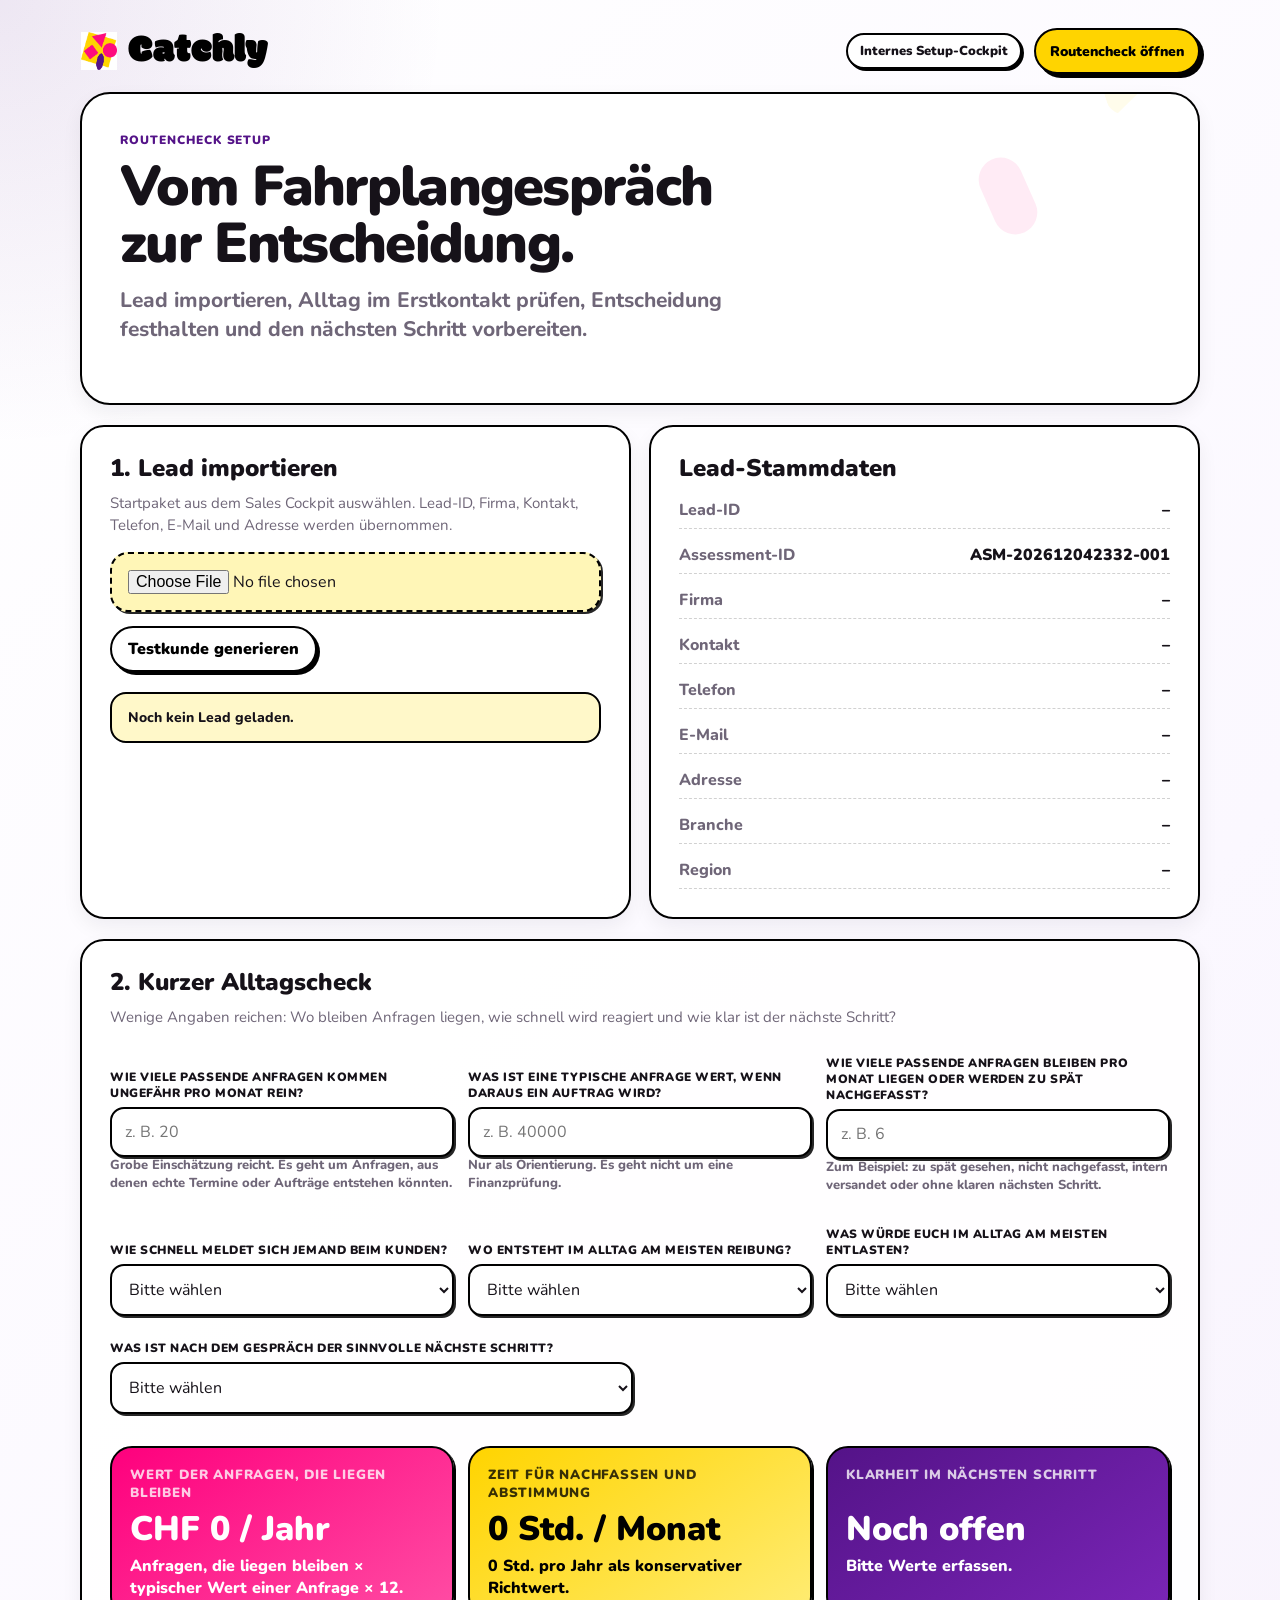
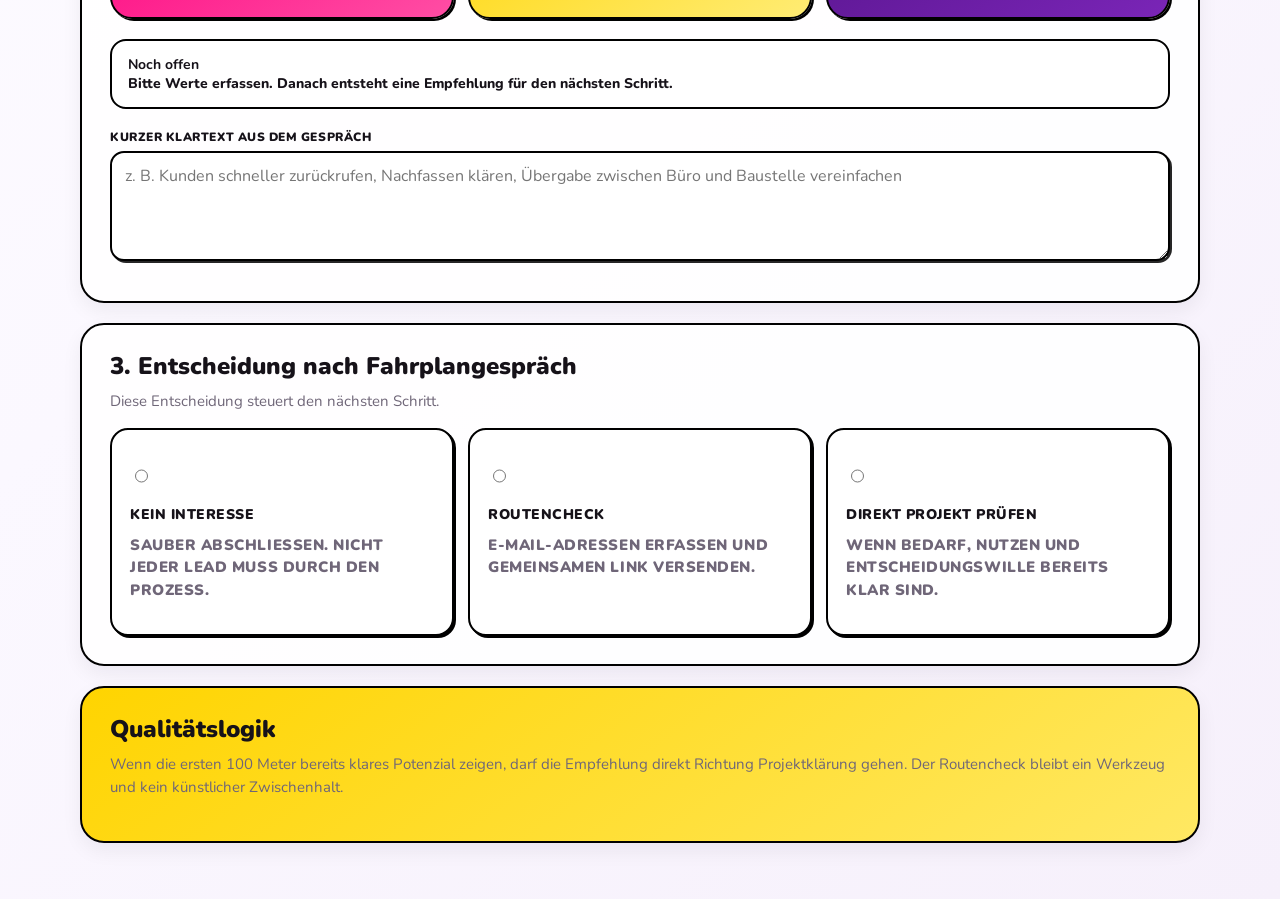
<file: index.html>
<!doctype html>
<html lang="de-CH">
<head>
  <meta charset="utf-8">
  <meta name="viewport" content="width=device-width, initial-scale=1">
  <title>Catchly Routencheck Setup</title>
  <link rel="icon" href="assets/favicon.svg" type="image/svg+xml">
  <link rel="stylesheet" href="assets/catchly.css?v=19">
</head>
<body>
  <main class="app-shell">
    <header class="brand-bar">
      <a class="logo-lockup" href="#" aria-label="Catchly">
        <img class="logo-mark" src="assets/logo-mark.png" alt="">
        <span class="logo-word">Catchly</span>
      </a>
      <div class="top-actions">
        <span class="pill">Internes Setup-Cockpit</span>
        <button class="btn primary small" id="openRoutecheckTopBtn" type="button">Routencheck öffnen</button>
      </div>
    </header>

    <section class="hero sprinkles">
      <div class="hero-content">
        <div class="kicker">Routencheck Setup</div>
        <h1 class="display-title">Vom Fahrplangespräch zur Entscheidung.</h1>
        <p class="subtitle">Lead importieren, Alltag im Erstkontakt prüfen, Entscheidung festhalten und den nächsten Schritt vorbereiten.</p>
      </div>
    </section>

    <section class="section grid two">
      <div class="card">
        <h2 class="section-title">1. Lead importieren</h2>
        <p class="copy">Startpaket aus dem Sales Cockpit auswählen. Lead-ID, Firma, Kontakt, Telefon, E-Mail und Adresse werden übernommen.</p>
        <input class="file-input" id="jsonInput" type="file" accept="application/json,.json">
        <div class="btn-row" style="margin-top:14px;">
          <button class="btn ghost" id="setupTestCustomerBtn" type="button">Testkunde generieren</button>
        </div>
        <div class="notice section" id="importStatus">Noch kein Lead geladen.</div>
      </div>

      <div class="card indigo">
        <h2 class="section-title">Lead-Stammdaten</h2>
        <div class="meta-list" id="leadMeta">
          <div class="meta-item"><span>Lead-ID</span><span>–</span></div>
          <div class="meta-item"><span>Firma</span><span>–</span></div>
          <div class="meta-item"><span>Kontakt</span><span>–</span></div>
          <div class="meta-item"><span>Telefon</span><span>–</span></div>
          <div class="meta-item"><span>Adresse</span><span>–</span></div>
        </div>
      </div>
    </section>

    <section class="section card">
      <div class="section-head">
        <div>
          <h2 class="section-title">2. Kurzer Alltagscheck</h2>
          <p class="copy">Wenige Angaben reichen: Wo bleiben Anfragen liegen, wie schnell wird reagiert und wie klar ist der nächste Schritt?</p>
        </div>
      </div>

      <div class="form-row three">
        <div class="field">
          <label for="monthlyRequests">Wie viele passende Anfragen kommen ungefähr pro Monat rein?</label>
          <input id="monthlyRequests" type="number" min="0" step="1" placeholder="z. B. 20">
          <p class="help-text">Grobe Einschätzung reicht. Es geht um Anfragen, aus denen echte Termine oder Aufträge entstehen könnten.</p>
        </div>
        <div class="field">
          <label for="avgOrderValue">Was ist eine typische Anfrage wert, wenn daraus ein Auftrag wird?</label>
          <input id="avgOrderValue" type="number" min="0" step="100" placeholder="z. B. 40000">
          <p class="help-text">Nur als Orientierung. Es geht nicht um eine Finanzprüfung.</p>
        </div>
        <div class="field">
          <label for="notHandledRequests">Wie viele passende Anfragen bleiben pro Monat liegen oder werden zu spät nachgefasst?</label>
          <input id="notHandledRequests" type="number" min="0" step="1" placeholder="z. B. 6">
          <p class="help-text">Zum Beispiel: zu spät gesehen, nicht nachgefasst, intern versandet oder ohne klaren nächsten Schritt.</p>
        </div>
      </div>

      <div class="form-row three">
        <div class="field">
          <label for="reactionTime">Wie schnell meldet sich jemand beim Kunden?</label>
          <select id="reactionTime">
            <option value="">Bitte wählen</option>
              <option value="innerhalb_1_stunde">innerhalb 1 Stunde</option>
              <option value="gleicher_arbeitstag">gleicher Arbeitstag</option>
              <option value="1_2_arbeitstage">1–2 Arbeitstage</option>
              <option value="mehr_als_2_arbeitstage">mehr als 2 Arbeitstage</option>
              <option value="sehr_unterschiedlich">sehr unterschiedlich</option>
              <option value="weiss_nicht">weiss nicht</option>
          </select>
        </div>
        <div class="field">
          <label for="mainBottleneck">Wo entsteht im Alltag am meisten Reibung?</label>
          <select id="mainBottleneck">
            <option value="">Bitte wählen</option>
              <option value="anfrage_wird_zu_spaet_gesehen">Anfrage wird zu spät gesehen</option>
              <option value="zustaendigkeit_unklar">Zuständigkeit unklar</option>
              <option value="infos_fehlen">Infos fehlen</option>
              <option value="nachfassen_fehlt">Nachfassen fehlt</option>
              <option value="zu_viele_kanaele">zu viele Kanäle</option>
              <option value="kunde_nicht_qualifiziert">Kunde nicht qualifiziert</option>
              <option value="kein_klares_problem">kein klares Problem</option>
              <option value="weiss_nicht">weiss nicht</option>
          </select>
        </div>
        <div class="field">
          <label for="success90">Was würde euch im Alltag am meisten entlasten?</label>
          <select id="success90">
            <option value="">Bitte wählen</option>
              <option value="schnellere_rueckmeldung">schnellere Rückmeldung</option>
              <option value="bessere_uebersicht">bessere Übersicht</option>
              <option value="weniger_suchzeit">weniger Suchzeit</option>
              <option value="bessere_anfragen">bessere Anfragen</option>
              <option value="klareres_nachfassen">klareres Nachfassen</option>
              <option value="mehr_passende_termine">mehr passende Termine</option>
              <option value="weniger_stress_im_buero">weniger Stress im Büro</option>
          </select>
        </div>
      </div>

      <div class="form-row">
        <div class="field">
          <label for="suggestedNextStep">Was ist nach dem Gespräch der sinnvolle nächste Schritt?</label>
          <select id="suggestedNextStep">
            <option value="">Bitte wählen</option>
              <option value="direkt_projekt">Direkt Projekt prüfen</option>
              <option value="assessment">Routencheck anbieten</option>
              <option value="spaeter_nachfassen">Später nachfassen</option>
              <option value="kein_interesse">Kein Fit</option>
              <option value="noch_offen">Noch offen</option>
          </select>
        </div>
      </div>

      <div class="impact-grid section">
        <div class="impact-card pink">
          <small>Wert der Anfragen, die liegen bleiben</small>
          <strong id="riskRevenue">CHF 0 / Jahr</strong>
          <span id="riskRevenueDetail">Noch keine Berechnung.</span>
        </div>
        <div class="impact-card gold">
          <small>Zeit für Nachfassen und Abstimmung</small>
          <strong id="timeLossMonth">0 Std. / Monat</strong>
          <span id="timeLossDetail">Konservativer Richtwert für Rückfragen, Nachfassen und interne Abstimmung.</span>
        </div>
        <div class="impact-card indigo">
          <small>Klarheit im nächsten Schritt</small>
          <strong id="planningLever">Noch offen</strong>
          <span id="planningReason">Bitte Werte erfassen.</span>
        </div>
      </div>

      <div class="notice quiet section">
        <strong id="fitRecommendation">Noch offen</strong><br>
        <span id="fitReason">Bitte Werte erfassen. Danach entsteht eine Empfehlung für den nächsten Schritt.</span>
      </div>

      <div class="field section">
        <label for="notes">Kurzer Klartext aus dem Gespräch</label>
        <textarea id="notes" placeholder="z. B. Kunden schneller zurückrufen, Nachfassen klären, Übergabe zwischen Büro und Baustelle vereinfachen"></textarea>
      </div>
    </section>

    <section class="section card">
      <h2 class="section-title">3. Entscheidung nach Fahrplangespräch</h2>
      <p class="copy">Diese Entscheidung steuert den nächsten Schritt.</p>
      <div class="decision-grid">
        <label class="decision-card">
          <input type="radio" name="decision" value="kein_interesse">
          <h3>Kein Interesse</h3>
          <p class="copy">Sauber abschliessen. Nicht jeder Lead muss durch den Prozess.</p>
        </label>
        <label class="decision-card">
          <input type="radio" name="decision" value="assessment">
          <h3>Routencheck</h3>
          <p class="copy">E-Mail-Adressen erfassen und gemeinsamen Link versenden.</p>
        </label>
        <label class="decision-card">
          <input type="radio" name="decision" value="direkt_projekt">
          <h3>Direkt Projekt prüfen</h3>
          <p class="copy">Wenn Bedarf, Nutzen und Entscheidungswille bereits klar sind.</p>
        </label>
      </div>
    </section>

    <section class="section card hidden" id="assessmentSetup">
      <div class="section-head">
        <div>
          <h2 class="section-title">4. Routencheck vorbereiten</h2>
        </div>
        <span class="pill">ein Link</span>
      </div>

      <div class="field">
        <label for="participantEmails">Teilnehmer-E-Mail-Adressen</label>
        <textarea id="participantEmails" placeholder="robert@firma.ch&#10;anna@firma.ch&#10;marco@firma.ch"></textarea>
      </div>

      <details class="advanced-settings">
        <summary>Routencheck-Link ändern</summary>
        <div class="field compact-field">
          <label for="baseUrl">Routencheck-Link</label>
          <input id="baseUrl" placeholder="https://aiwieevecatchly.github.io/catchly-assessment/assessment.html">
        </div>
      </details>

      <input id="mailSubject" type="hidden" value="Catchly Routencheck: kurze Einschätzung zum Erstkontakt">
      <span id="assessmentLink" class="hidden">Noch nicht gesetzt.</span>
      <textarea id="mailText" class="hidden" readonly></textarea>

      <div class="btn-row single-action">
        <button class="btn pink" id="openMailBtn" type="button">Einladung per E-Mail öffnen</button>
      </div>
    </section>

    <section class="section card hidden" id="appointmentSetup">
      <div class="section-head">
        <div>
          <h2 class="section-title">5. Termin vorbereiten</h2>
        </div>
        <span class="pill">Termin</span>
      </div>

      <div class="form-row three equal-fields">
        <div class="field">
          <label for="meetingDate">Datum</label>
          <input id="meetingDate" type="date">
        </div>
        <div class="field">
          <label for="meetingTime">Uhrzeit</label>
          <input id="meetingTime" type="time" value="09:00">
        </div>
        <div class="field">
          <label for="meetingDuration">Dauer Minuten</label>
          <input id="meetingDuration" type="number" min="15" step="15" value="45">
        </div>
      </div>

      <div class="form-row equal-fields">
        <div class="field">
          <label for="meetingTitle">Terminname</label>
          <input id="meetingTitle" value="Catchly Routencheck Auswertung">
        </div>
        <div class="field">
          <label for="meetingLink">Videolink optional</label>
          <input id="meetingLink" placeholder="Zoom-/Teams-Link einfügen">
        </div>
      </div>

      <textarea id="appointmentText" class="hidden" readonly></textarea>

      <div class="btn-row single-action">
        <button class="btn pink" id="openAppointmentMailBtn" type="button">Terminmail per E-Mail öffnen</button>
      </div>
    </section>

    <section class="section card gold" id="directProjectBox">
      <h2 class="section-title">Qualitätslogik</h2>
      <p class="copy">Wenn die ersten 100 Meter bereits klares Potenzial zeigen, darf die Empfehlung direkt Richtung Projektklärung gehen. Der Routencheck bleibt ein Werkzeug und kein künstlicher Zwischenhalt.</p>
    </section>
  </main>
  <script src="assets/cockpit.js?v=19"></script>
</body>
</html>
</file>
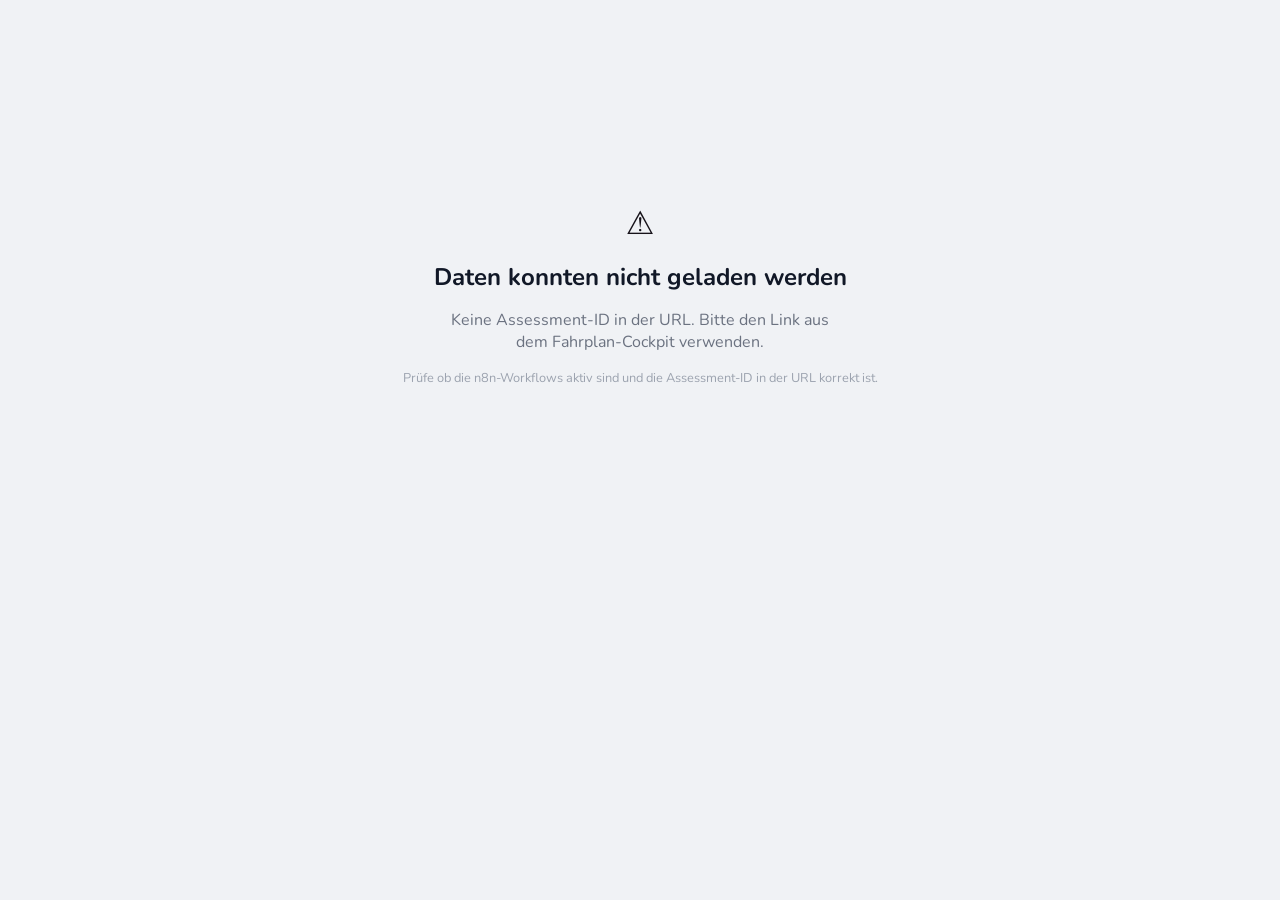
<file: assessment-report.html>
<!doctype html>
<html lang="de-CH">
<head>
  <meta charset="utf-8">
  <meta name="viewport" content="width=device-width, initial-scale=1">
  <title>Catchly – Ihr Digitalisierungs-Check</title>
  <link rel="icon" href="assets/favicon.svg" type="image/svg+xml">
  <link rel="stylesheet" href="assets/catchly.css?v=19">
  <style>
    :root {
      --rp:  #e8306a;
      --ri:  #4f46e5;
      --rg:  #059669;
      --ry:  #d97706;
      --rb:  #2563eb;
      --rdk: #111827;
      --rmd: #6b7280;
      --rlt: #f9fafb;
      --rbr: #e5e7eb;
    }
    body { background:#f0f2f5; }

    /* Loading / Error */
    .report-loading,.report-error{display:flex;flex-direction:column;align-items:center;justify-content:center;min-height:60vh;gap:16px;text-align:center;}
    .spinner{width:40px;height:40px;border:4px solid var(--rbr);border-top-color:var(--ri);border-radius:50%;animation:spin .8s linear infinite;}
    @keyframes spin{to{transform:rotate(360deg);}}

    /* ── Cover ────────────────────────────────────────── */
    .cover {
      background:linear-gradient(135deg,#0f0c29 0%,#1e1b4b 40%,#312e81 70%,#4338ca 100%);
      color:#fff; border-radius:16px; padding:52px 48px 44px;
      margin-bottom:18px; position:relative; overflow:hidden;
    }
    .cover::before {
      content:''; position:absolute; top:-80px; right:-80px;
      width:360px; height:360px; border-radius:50%;
      background:rgba(255,255,255,.04); pointer-events:none;
    }
    .cover::after {
      content:''; position:absolute; bottom:-60px; left:-40px;
      width:240px; height:240px; border-radius:50%;
      background:rgba(232,48,106,.1); pointer-events:none;
    }
    .cover-eyebrow { font-size:.68rem; letter-spacing:.18em; text-transform:uppercase; opacity:.55; margin-bottom:10px; }
    .cover-company { font-size:2.3rem; font-weight:800; line-height:1.15; margin:0 0 6px; }
    .cover-tagline { font-size:.9rem; opacity:.7; margin:0 0 32px; }

    .cover-alert {
      background:rgba(220,38,38,.2); border:1px solid rgba(252,165,165,.4);
      border-radius:12px; padding:20px 24px; margin-bottom:28px;
      position:relative; z-index:1;
    }
    .cover-alert-label { font-size:.65rem; letter-spacing:.14em; text-transform:uppercase; color:rgba(255,255,255,.55); margin-bottom:4px; }
    .cover-alert-number { font-size:3rem; font-weight:900; color:#fca5a5; line-height:1; }
    .cover-alert-sub { font-size:.8rem; color:rgba(255,255,255,.65); margin-top:5px; }

    .cover-meta { display:flex; gap:28px; flex-wrap:wrap; border-top:1px solid rgba(255,255,255,.14); padding-top:18px; position:relative; z-index:1; }
    .cover-meta-item small { display:block; font-size:.62rem; opacity:.5; text-transform:uppercase; letter-spacing:.1em; }
    .cover-meta-item strong { font-size:.86rem; }

    .status-chip {
      display:inline-flex; align-items:center; gap:6px;
      background:rgba(255,255,255,.1); border:1px solid rgba(255,255,255,.22);
      padding:5px 12px; border-radius:999px; font-size:.73rem;
      margin-bottom:20px; position:relative; z-index:1;
    }
    .dot { width:7px; height:7px; border-radius:50%; background:#34d399; flex-shrink:0; }
    .dot.amber { background:#fbbf24; }

    /* ── Wake-Up Banner ───────────────────────────────── */
    .wakeup {
      background:linear-gradient(135deg,#7f1d1d,#991b1b,#b91c1c);
      color:#fff; border-radius:12px; padding:28px 32px; margin-bottom:18px;
    }
    .wakeup-title { font-size:1.25rem; font-weight:800; margin:0 0 8px; }
    .wakeup-body  { font-size:.87rem; opacity:.85; margin:0; line-height:1.65; }
    .wakeup-numbers { display:flex; gap:14px; flex-wrap:wrap; margin-top:18px; }
    .wakeup-num {
      background:rgba(255,255,255,.12); border-radius:8px; padding:12px 16px;
      min-width:130px;
    }
    .wakeup-num big   { display:block; font-size:1.75rem; font-weight:900; line-height:1; }
    .wakeup-num small { display:block; font-size:.66rem; opacity:.7; text-transform:uppercase; letter-spacing:.06em; margin-top:3px; }

    /* ── Card ─────────────────────────────────────────── */
    .card { background:#fff; border-radius:12px; padding:32px; margin-bottom:18px; }
    .card-title {
      font-size:1.05rem; font-weight:700; color:var(--rdk);
      border-bottom:2px solid var(--rbr);
      padding-bottom:12px; margin:0 0 22px;
      display:flex; align-items:center; gap:10px;
    }

    /* ── KPI Grid ─────────────────────────────────────── */
    .kpi-grid { display:grid; grid-template-columns:repeat(auto-fit,minmax(168px,1fr)); gap:14px; }
    .kpi { border-radius:10px; padding:18px 16px; }
    .kpi small  { display:block; font-size:.66rem; text-transform:uppercase; letter-spacing:.07em; margin-bottom:4px; }
    .kpi strong { display:block; font-size:1.5rem; font-weight:800; line-height:1.1; }
    .kpi span   { display:block; font-size:.73rem; margin-top:3px; }
    .kpi.danger { background:#fef2f2; border:1px solid #fecaca; }
    .kpi.danger small  { color:#b91c1c; }
    .kpi.danger strong { color:#dc2626; }
    .kpi.danger span   { color:#ef4444; }
    .kpi.warn   { background:#fffbeb; border:1px solid #fde68a; }
    .kpi.warn   small  { color:#92400e; }
    .kpi.warn   strong { color:var(--ry); }
    .kpi.warn   span   { color:#b45309; }
    .kpi.ok     { background:#f0fdf4; border:1px solid #bbf7d0; }
    .kpi.ok     small  { color:#065f46; }
    .kpi.ok     strong { color:var(--rg); }
    .kpi.ok     span   { color:#059669; }
    .kpi.info   { background:#eff6ff; border:1px solid #bfdbfe; }
    .kpi.info   small  { color:#1e40af; }
    .kpi.info   strong { color:var(--rb); }
    .kpi.info   span   { color:#2563eb; }

    /* ── EBIT Box ─────────────────────────────────────── */
    .ebit-box {
      background:linear-gradient(135deg,#1e1b4b,#312e81);
      color:#fff; border-radius:10px; padding:24px 28px; margin:16px 0;
    }
    .ebit-box-label  { font-size:.65rem; letter-spacing:.14em; text-transform:uppercase; opacity:.55; margin-bottom:4px; }
    .ebit-box-number { font-size:2.6rem; font-weight:900; line-height:1; }
    .ebit-box-sub    { font-size:.8rem; opacity:.72; margin-top:6px; }
    .ebit-calc { display:flex; gap:10px; flex-wrap:wrap; margin-top:16px; }
    .ebit-calc-item  { background:rgba(255,255,255,.1); border-radius:6px; padding:8px 14px; font-size:.76rem; }
    .ebit-calc-item strong { display:block; font-size:1.1rem; font-weight:800; }

    /* ── Score Bar ────────────────────────────────────── */
    .score-row { margin:12px 0; }
    .score-top { display:flex; justify-content:space-between; font-size:.78rem; color:var(--rmd); margin-bottom:5px; }
    .score-track { height:14px; background:var(--rbr); border-radius:999px; overflow:hidden; }
    .score-fill  { height:100%; border-radius:999px; transition:width .7s ease; }
    .score-fill.low    { background:linear-gradient(90deg,#ef4444,#f87171); }
    .score-fill.medium { background:linear-gradient(90deg,#f59e0b,#fbbf24); }
    .score-fill.good   { background:linear-gradient(90deg,#10b981,#34d399); }
    .score-fill.strong { background:linear-gradient(90deg,#4f46e5,#818cf8); }

    /* ── Process Flow ─────────────────────────────────── */
    .process-flow { display:flex; flex-direction:column; gap:10px; margin:14px 0; }
    .process-step { display:flex; gap:14px; align-items:flex-start; }
    .process-icon {
      width:36px; height:36px; border-radius:50%;
      display:flex; align-items:center; justify-content:center;
      font-size:1rem; flex-shrink:0;
    }
    .process-icon.red   { background:#fee2e2; }
    .process-icon.amber { background:#fef3c7; }
    .process-icon.green { background:#d1fae5; }
    .process-body strong { display:block; font-size:.88rem; font-weight:700; color:var(--rdk); }
    .process-body p      { margin:2px 0 0; font-size:.8rem; color:var(--rmd); line-height:1.45; }

    /* ── MA Bars ──────────────────────────────────────── */
    .ma-q { margin-bottom:20px; }
    .ma-q-label { font-size:.8rem; font-weight:600; color:#374151; margin-bottom:8px; }
    .ma-bar { margin-bottom:7px; }
    .ma-bar-top { display:flex; justify-content:space-between; font-size:.74rem; color:var(--rmd); margin-bottom:3px; }
    .ma-bar-track { height:7px; background:var(--rbr); border-radius:999px; overflow:hidden; }
    .ma-bar-fill  { height:100%; background:var(--ri); border-radius:999px; }

    /* ── QA List ──────────────────────────────────────── */
    .qa-list { display:flex; flex-direction:column; gap:14px; }
    .qa-item { border-left:3px solid var(--rbr); padding-left:14px; }
    .qa-item.gf { border-left-color:var(--ri); }
    .qa-item.ma { border-left-color:var(--rg); }
    .qa-q { font-size:.75rem; color:var(--rmd); margin-bottom:3px; }
    .qa-a { font-size:.88rem; font-weight:600; color:var(--rdk); }

    /* ── Recommendations ──────────────────────────────── */
    .rec-list { display:flex; flex-direction:column; gap:14px; }
    .rec { display:flex; gap:14px; align-items:flex-start; }
    .rec-badge {
      min-width:32px; height:32px; border-radius:50%;
      display:flex; align-items:center; justify-content:center;
      font-size:.75rem; font-weight:800; color:#fff; flex-shrink:0;
    }
    .rec-badge.p1 { background:var(--rp); }
    .rec-badge.p2 { background:var(--ry); }
    .rec-badge.p3 { background:var(--ri); }
    .rec-badge.p4 { background:var(--rg); }
    .rec-text h4 { margin:0 0 3px; font-size:.9rem; font-weight:700; color:var(--rdk); }
    .rec-text p  { margin:0; font-size:.8rem; color:var(--rmd); line-height:1.55; }

    /* ── 30-60-90 Plan ────────────────────────────────── */
    .plan-grid { display:grid; grid-template-columns:repeat(3,1fr); gap:14px; }
    .plan-col  { border-radius:10px; padding:18px; border:2px solid transparent; }
    .plan-col h4 { font-size:.74rem; font-weight:800; text-transform:uppercase; letter-spacing:.08em; margin:0 0 10px; }
    .plan-col ul { margin:0; padding-left:16px; }
    .plan-col li { font-size:.78rem; color:#374151; margin-bottom:5px; line-height:1.45; }
    .plan-col.p30 { background:#fff0f6; border-color:#fbcfe8; }
    .plan-col.p30 h4 { color:var(--rp); }
    .plan-col.p60 { background:#fffbeb; border-color:#fde68a; }
    .plan-col.p60 h4 { color:var(--ry); }
    .plan-col.p90 { background:#eef2ff; border-color:#c7d2fe; }
    .plan-col.p90 h4 { color:var(--ri); }

    /* ── CTA ──────────────────────────────────────────── */
    .cta-box {
      background:linear-gradient(135deg,#0f0c29,#1e1b4b);
      color:#fff; border-radius:12px; padding:36px 32px; text-align:center;
      margin-bottom:18px;
    }
    .cta-box h2 { font-size:1.4rem; font-weight:800; margin:0 0 10px; }
    .cta-box p  { font-size:.87rem; opacity:.8; margin:0 0 22px; line-height:1.65; max-width:520px; margin-left:auto; margin-right:auto; }
    .cta-btn {
      display:inline-block; background:var(--rp); color:#fff;
      padding:13px 30px; border-radius:8px; font-size:.92rem; font-weight:700;
      text-decoration:none;
    }

    /* ── Respondents ──────────────────────────────────── */
    .respondent-list { display:flex; flex-wrap:wrap; gap:10px; }
    .respondent-pill {
      display:flex; align-items:center; gap:8px;
      background:var(--rlt); border:1px solid var(--rbr);
      border-radius:999px; padding:6px 14px 6px 8px; font-size:.78rem;
    }
    .r-avatar {
      width:26px; height:26px; border-radius:50%;
      background:var(--ri); color:#fff;
      display:flex; align-items:center; justify-content:center;
      font-size:.62rem; font-weight:700; flex-shrink:0;
    }
    .respondent-pill.gf .r-avatar { background:var(--rp); }

    /* ── Highlight Box ────────────────────────────────── */
    .highlight-box { border-radius:8px; padding:14px 16px; margin-top:14px; }
    .highlight-box.red    { background:#fef2f2; border:1px solid #fecaca; }
    .highlight-box.amber  { background:#fffbeb; border:1px solid #fde68a; }
    .highlight-box.green  { background:#f0fdf4; border:1px solid #bbf7d0; }
    .highlight-box.indigo { background:#eef2ff; border:1px solid #c7d2fe; }
    .highlight-box-label  { font-size:.68rem; font-weight:700; text-transform:uppercase; letter-spacing:.07em; margin-bottom:4px; }
    .highlight-box.red    .highlight-box-label { color:#b91c1c; }
    .highlight-box.amber  .highlight-box-label { color:#92400e; }
    .highlight-box.green  .highlight-box-label { color:#065f46; }
    .highlight-box.indigo .highlight-box-label { color:#3730a3; }
    .highlight-box-text   { font-size:.88rem; font-weight:600; color:var(--rdk); margin:0; }

    /* ── Branchen-Layer (NEU) ────────── */
    .cover-shock { background:rgba(251,191,36,.14); border-left:4px solid #fbbf24; border-radius:8px; padding:14px 18px; margin:0 0 24px; font-size:1.02rem; font-weight:700; line-height:1.5; position:relative; z-index:1; }
    .cover-shock-eyebrow { display:block; font-size:.62rem; letter-spacing:.14em; text-transform:uppercase; color:#fcd34d; font-weight:700; margin-bottom:6px; }
    .market-intro { font-size:.9rem; color:#374151; line-height:1.6; margin:0 0 18px; font-weight:600; }
    .market-row { display:flex; gap:16px; padding:14px 0; border-bottom:1px solid var(--rbr); flex-wrap:wrap; }
    .market-row:last-child { border-bottom:none; }
    .market-stat { flex:0 0 38%; min-width:200px; font-size:.92rem; color:var(--rdk); line-height:1.45; }
    .market-stat strong { color:var(--rp); }
    .market-sowhat { flex:1; min-width:220px; font-size:.84rem; color:var(--rmd); line-height:1.55; }
    .market-sowhat strong { color:#b91c1c; }
    @media (max-width:640px){ .market-stat{ flex:1 1 100%; } }

    /* ── Print ────────────────────────────────────────── */
    @media print {
      body { background:#fff; }
      .cover,.wakeup,.ebit-box,.cta-box { -webkit-print-color-adjust:exact; print-color-adjust:exact; }
      .no-print { display:none !important; }
    }
    @media (max-width:640px) {
      .cover { padding:28px 20px; }
      .kpi-grid { grid-template-columns:1fr 1fr; }
      .plan-grid { grid-template-columns:1fr; }
      .wakeup-numbers { flex-direction:column; }
      .ebit-calc { flex-direction:column; }
    }
  </style>
</head>
<body>
<div id="appRoot" style="max-width:900px;margin:0 auto;padding:24px 16px;">

  <!-- Loading -->
  <div id="loadingView" class="report-loading">
    <div class="spinner"></div>
    <p style="color:#6b7280;font-size:.9rem;">Auswertung wird geladen …</p>
  </div>

  <!-- Error -->
  <div id="errorView" class="report-error" style="display:none;">
    <div style="font-size:2rem;">⚠</div>
    <h2 style="margin:0;color:#111827;">Daten konnten nicht geladen werden</h2>
    <p id="errorMsg" style="color:#6b7280;max-width:400px;margin:0;"></p>
    <p style="font-size:.8rem;color:#9ca3af;margin:0;">Prüfe ob die n8n-Workflows aktiv sind und die Assessment-ID in der URL korrekt ist.</p>
  </div>

  <!-- Report -->
  <div id="reportView" style="display:none;">

    <!-- Toolbar -->
    <div class="no-print" style="display:flex;justify-content:flex-end;gap:10px;margin-bottom:14px;">
      <button onclick="window.print()" style="background:#fff;border:1px solid #d1d5db;border-radius:8px;padding:7px 14px;font-size:.78rem;cursor:pointer;display:flex;align-items:center;gap:5px;">🖨 PDF / Drucken</button>
      <button onclick="window.location.reload()" style="background:#fff;border:1px solid #d1d5db;border-radius:8px;padding:7px 14px;font-size:.78rem;cursor:pointer;">↻ Aktualisieren</button>
    </div>

    <!-- Cover -->
    <div class="cover">
      <div id="statusChip" class="status-chip">
        <span class="dot" id="statusDot"></span>
        <span id="statusText">–</span>
      </div>
      <div class="cover-eyebrow">Catchly · Persönlicher Digitalisierungs-Check</div>
      <h1 class="cover-company" id="coverCompany">–</h1>
      <p class="cover-tagline">Digitalisierungsgrad · Prozessrisiko · Automatisierungspotenzial · Wettbewerb</p>
      <div class="cover-shock" id="coverShock" style="display:none;"></div>
      <div class="cover-alert">
        <div class="cover-alert-label">Ihr jährliches Chancenrisiko</div>
        <div class="cover-alert-number" id="coverChanceRisk">CHF –</div>
        <div class="cover-alert-sub" id="coverChanceRiskSub">Umsatz, der durch Prozesslücken jedes Jahr liegen bleibt</div>
      </div>
      <div class="cover-meta">
        <div class="cover-meta-item"><small>Assessment-ID</small><strong id="coverAssessmentId">–</strong></div>
        <div class="cover-meta-item"><small>Antworten</small><strong id="coverResponses">–</strong></div>
        <div class="cover-meta-item"><small>Datum</small><strong id="coverDate">–</strong></div>
        <div class="cover-meta-item"><small>Erstellt durch</small><strong>Catchly</strong></div>
      </div>
    </div>

    <!-- Wake-Up Call -->
    <div class="wakeup">
      <div class="wakeup-title" id="wakeupTitle">–</div>
      <p class="wakeup-body" id="wakeupBody">–</p>
      <div class="wakeup-numbers" id="wakeupNumbers"></div>
    </div>

    <!-- NEU: Marktkontext & Zukunftsblick -->
    <div class="card" id="marketCard" style="display:none;">
      <h2 class="card-title"><span>🔭</span> Marktkontext &amp; Zukunftsblick: Ihre Branche</h2>
      <div id="marketContent"></div>
    </div>

    <!-- 1. Wo Sie heute stehen -->
    <div class="card">
      <h2 class="card-title"><span>📊</span> Wo Sie heute stehen</h2>
      <div class="kpi-grid" id="kpiGrid"></div>
      <div class="highlight-box red" id="mainFindingBox" style="margin-top:16px;">
        <div class="highlight-box-label">Wichtigster Befund</div>
        <p class="highlight-box-text" id="mainFinding"></p>
      </div>
    </div>

    <!-- 2. Was es Sie kostet -->
    <div class="card">
      <h2 class="card-title"><span>💸</span> Was es Sie kostet – heute und in 5 Jahren</h2>
      <div id="ebitContent"></div>
      <div id="searchTimeContent"></div>
    </div>

    <!-- 3. Wo der Schuh drückt -->
    <div class="card">
      <h2 class="card-title"><span>🔍</span> Wo der Schuh drückt: Die grössten Reibungspunkte</h2>
      <div id="prozessContent"></div>
    </div>

    <!-- 4. Was Ihr Team täglich erlebt -->
    <div class="card" id="teamCard">
      <h2 class="card-title"><span>👥</span> Was Ihr Team täglich erlebt</h2>
      <div id="teamContent"></div>
    </div>

    <!-- 5. Ihr Digitalisierungsgrad -->
    <div class="card">
      <h2 class="card-title"><span>📡</span> Ihr Digitalisierungsgrad – im Klartext</h2>
      <div id="digiContent"></div>
    </div>

    <!-- 6. Wettbewerb -->
    <div class="card" id="wettbewerbCard">
      <h2 class="card-title"><span>⚔️</span> Wettbewerb: Was auf Sie zukommt</h2>
      <div id="wettbewerbContent"></div>
    </div>

    <!-- 7. Handlungsempfehlungen -->
    <div class="card">
      <h2 class="card-title"><span>🚀</span> Ihre 3 grössten Hebel</h2>
      <div class="rec-list" id="recList"></div>
      <div id="recNextStep"></div>
    </div>

    <!-- 8. 30-60-90 Tage Fahrplan -->
    <div class="card">
      <h2 class="card-title"><span>📅</span> Ihr 30 – 60 – 90 Tage Plan</h2>
      <div class="plan-grid" id="planGrid"></div>
    </div>

    <!-- CTA -->
    <div class="cta-box no-print">
      <h2>Ihr nächster Schritt: die IST-Analyse</h2>
      <p>Catchly analysiert Ihre drei grössten Hebel im Detail und hängt ein konkretes Preisschild dran – Investition gegen Rückfluss, schwarz auf weiss. Kein Workshop, keine langen Projekte: eine klare Entscheidungsgrundlage.</p>
      <a href="https://catchly.ch" class="cta-btn">IST-Analyse anfragen →</a>
    </div>

    <!-- Teilnehmende -->
    <div class="card no-print">
      <h2 class="card-title"><span>🙋</span> Teilnehmende</h2>
      <div class="respondent-list" id="respondentList"></div>
    </div>

    <!-- Footer -->
    <div style="text-align:center;padding:16px;color:#9ca3af;font-size:.72rem;" class="no-print">
      Catchly Digitalisierungs-Check · Orientierungswerte, keine Umsatzgarantie ·
      <a href="https://catchly.ch" style="color:inherit;">catchly.ch</a>
    </div>

  </div><!-- /reportView -->
</div><!-- /appRoot -->

<script>
// ═══════════════════════════════════════════════════════════
//  CATCHLY ASSESSMENT REPORT  –  v2.0
//  Customer Journey · McKinsey-Style für KMU
// ═══════════════════════════════════════════════════════════
(function () {
  'use strict';

  var ENDPOINT = 'https://workflow.catchly.ch/webhook/get-report';

  // ════════════════════════════════════════════════════════
  //  NEU: Branchen-Datenmodul (Zukunftsblick & Schlagkraft)
  //  Stand Juni 2026 · Quellen siehe Branchen-Datenmodul.md
  // ════════════════════════════════════════════════════════
  var BRANCHE_DATA = {
    heizung: {
      label: 'Heizung / HLK',
      cover: 'Der Gesetzgeber garantiert Ihnen über Jahrzehnte Aufträge – die Frage ist nur, ob Ihr Anfrageprozess sie auffängt oder an den Nachbarn verschenkt.',
      intro: 'Ihr Markt ist gesetzlich abgesichert. Das Risiko liegt nicht in der Nachfrage, sondern in Ihrer Fähigkeit, sie abzuwickeln, bevor sie zum Mitbewerber wandert.',
      market: [
        { stat: '<strong>Ab 2026</strong>: Verbot neuer fossiler Heizungen beim Ersatz (BL, ZH u.a.)', sowhat: 'Jeder Hausbesitzer mit alter Öl-/Gasheizung wird zwangsläufig zum Kunden – ein planbarer Auftragsstrom, der Ihnen zufliegt.' },
        { stat: '<strong>~900.000</strong> fossile Heizungen müssen bis 2050 raus – <strong>~30.000 / Jahr</strong>', sowhat: 'Pflicht-Sanierungen über 25 Jahre. Wer schnell und sauber reagiert, sichert sich den Löwenanteil dieses Stroms.' },
        { stat: 'Förderung <strong>bis 10.500 CHF</strong> pro Wärmepumpe', sowhat: 'Die Förderung treibt Kunden JETZT zum Handeln. Eine zu spät beantwortete Anfrage ruft einfach den Nächsten an.' }
      ],
      competition: 'Während Sie eine Anfrage 2–3 Tage liegen lassen, bestätigt der digitalisierte Mitbewerber sie in Minuten und hat den Vor-Ort-Termin gebucht, bevor Sie zurückrufen. Bei garantierter Nachfrage entscheidet nicht der Preis, sondern die Geschwindigkeit – und genau dort verlieren Sie heute Aufträge, ohne es zu merken.'
    },
    solar: {
      label: 'Solar / Photovoltaik',
      cover: 'Die fetten Jahre sind vorbei: schrumpfender Markt, Preisdruck, Pleitewelle – und Sie konkurrieren mit einem Prozess von gestern.',
      intro: 'Der Markt konsolidiert. Jetzt zählt jede einzelne Anfrage doppelt – und Tempo entscheidet über Überleben oder Insolvenz.',
      market: [
        { stat: 'Zubau <strong>2025 −15 %</strong> nach Rekordjahr 2024 (1,8 GW)', sowhat: 'Die Nachfrage sinkt kurzfristig. Wer jetzt langsam ist, verliert genau die Aufträge, die über das Überleben entscheiden.' },
        { stat: '<strong>Anhaltender Preisdruck</strong> & gesunkene Einspeisevergütungen', sowhat: 'Über den Preis gewinnen Sie nicht mehr. Über Reaktionszeit und professionellen Auftritt schon.' },
        { stat: '<strong>Entlassungen & Insolvenzen</strong> in der Branche (3S, Meyer Burger)', sowhat: 'Die Konsolidierung trennt zwei Typen: Betriebe mit sauberem, schnellem Prozess – und die, die zur Statistik werden.' }
      ],
      competition: 'In einem schrumpfenden Markt verschwinden gerade Konkurrenten, aber die Überlebenden werden schneller und aggressiver. Wer Anfragen noch manuell bearbeitet, verliert die wenigen verbleibenden Aufträge an den, der in Minuten statt Tagen antwortet. Tempo ist hier kein Komfort, sondern Überlebensfrage.'
    },
    bau: {
      label: 'Bauhauptgewerbe / Hochbau',
      cover: 'Ein wachsender Markt, über 20.000 fehlende Fachkräfte – und ein Anfrageprozess, der jede Lücke an den Nachbarn verschenkt.',
      intro: 'Aufträge gibt es genug. Ihr Engpass ist nicht die Nachfrage, sondern die Fähigkeit, sie abzuwickeln, bevor sie zum Mitbewerber wandert.',
      market: [
        { stat: 'Umsatz <strong>+2 % (2025 & 2026)</strong>, Q1 2026 sogar <strong>+5,6 %</strong>', sowhat: 'Der Markt wächst. Wenn Sie nicht mitwachsen, wächst Ihr Mitbewerber – mit Ihren Aufträgen.' },
        { stat: '<strong>20.000+</strong> offene Stellen (+15 %), <strong>~30 %</strong> der Bauarbeiter über 50', sowhat: 'Jede manuelle Stunde, die heute verloren geht, ist morgen eine Stunde, die schlicht niemand mehr leistet.' },
        { stat: 'Produktivität <strong>+0,26 % / Jahr</strong> in 20 Jahren (Wirtschaft: +1,32 %)', sowhat: 'Die Branche steht still. Wer jetzt digitalisiert, überholt nicht den Markt von morgen – er überholt 90 % der heutigen Mitbewerber sofort.' }
      ],
      competition: 'Ihre Mitbewerber sind nicht besser – sie sind schneller. Während Ihr Team Anfragen aus Überlastung liegen lässt, nimmt der digitalisierte Betrieb nebenan sie an, qualifiziert sie automatisch und schickt die Offerte raus, bevor Sie überhaupt zurückgerufen haben.'
    },
    gebaeudetechnik: {
      label: 'Gebäudetechnik',
      cover: 'Mehr Nachfrage als je zuvor, weniger Fachkräfte als je zuvor – und ein Prozess, der beide Probleme verschärft statt löst.',
      intro: 'Die Energiewende treibt Ihre Nachfrage, die Pensionierungswelle frisst Ihr Personal. Die Schere schliesst nur, wer Anfragen und Koordination automatisiert.',
      market: [
        { stat: 'Nachfrage-Motor: <strong>~30.000</strong> Pflicht-Heizungswechsel / Jahr + Verbot fossiler Heizungen ab 2026', sowhat: 'Wärmepumpe, Lüftung, Gebäudeautomation – die Aufträge kommen von selbst. Die Frage ist nur, ob Sie sie bewältigen.' },
        { stat: '<strong>Akuter Fachkräftemangel</strong> in allen Gewerken', sowhat: 'Sie könnten mehr annehmen, als Sie schaffen – und sagen aus Überlastung Nein zu Aufträgen, die der Mitbewerber dankend nimmt.' },
        { stat: '<strong>~30 %</strong> der Fachkräfte über 50', sowhat: 'Das Wissen geht in Pension. Ohne digitale Prozesse geht es mit – und mit ihm Ihre Aufträge.' }
      ],
      competition: 'Bei Ihrer Auftragslage ist jede im Mail-Chaos versunkene Anfrage purer Margenverlust. Der Mitbewerber, der seine Anfragen zentral und automatisch steuert, wickelt mit gleich viel Personal das Doppelte ab – und nimmt Ihnen die Aufträge ab, die Sie aus Überlastung liegen lassen.'
    },
    sanitaer: {
      label: 'Sanitär',
      cover: 'Mehr Aufträge, als Sie bewältigen können – und genau das ist die Falle, wenn Ihr Prozess nicht mithält.',
      intro: 'Die Nachfrage ist da. Ohne sauberen Anfrageprozess verschenken Sie Margen, die direkt vor Ihnen liegen.',
      market: [
        { stat: 'Sanierungswelle durch Energiewende & <strong>~30.000</strong> Heizungswechsel / Jahr', sowhat: 'Heizungsersatz zieht Sanitär- und Leitungsarbeiten nach sich – ein stetig wachsender Auftragspool.' },
        { stat: '<strong>Akuter Fachkräftemangel</strong>, Löhne CHF 4.800–9.000', sowhat: 'Personal ist knapp und teuer. Jede Stunde Suchen und Doppelarbeit kostet Sie gleich doppelt.' },
        { stat: '<strong>~30 %</strong> der Fachkräfte über 50', sowhat: 'Die Pensionierungswelle trifft Sie, während die Nachfrage steigt. Automatisierung ist der einzige Hebel, der bleibt.' }
      ],
      competition: 'Sie haben die Nachfrage – Sie verschenken sie nur. Während eine Anfrage bei Ihnen im Postfach liegt, hat der Betrieb nebenan den Termin schon bestätigt. Bei vollen Auftragsbüchern gewinnt nicht der mit den meisten Anfragen, sondern der, der keine verliert.'
    },
    allgemein: {
      label: 'Branchenübergreifend',
      eyebrow: 'Marktumfeld Schweizer KMU',
      cover: 'Vier von zehn KMU, die heute noch auf Papier, E-Mail und Zuruf setzen, gelten in fünf Jahren als nicht mehr wettbewerbsfähig – Ihr Anfrageprozess entscheidet, auf welcher Seite Sie stehen.',
      intro: 'Auch ohne Branchen-Detail gilt: Wer Anfragen langsam und manuell bearbeitet, verliert – unabhängig vom Gewerbe.',
      market: [
        { stat: '<strong>40 %</strong> der KMU auf Papier/E-Mail/Zuruf sind in 5 Jahren nicht mehr wettbewerbsfähig', sowhat: 'Digitalisierung ist keine Kür mehr, sondern entscheidet darüber, wer in Ihrem Markt übrig bleibt.' },
        { stat: 'Nicht-digitalisierte KMU verlieren <strong>25–40 % ihres EBIT</strong>', sowhat: 'Der grösste Teil davon ist unsichtbar – Doppelarbeit, Suchzeit, verpasstes Nachfassen –, bis man es misst.' },
        { stat: 'Ihr Mitbewerber ist nicht besser – nur <strong>schneller</strong>', sowhat: 'Bei vergleichbarem Angebot gewinnt fast immer der, der zuerst und verbindlich reagiert.' }
      ],
      competition: 'In fast jedem Gewerbe entscheidet heute Tempo über den Auftrag: Wer eine Anfrage Tage liegen lässt, verliert sie an den Betrieb, der in Minuten antwortet. Das gilt unabhängig davon, wie gut Sie Ihre eigentliche Arbeit machen.'
    }
  };

  function detectBranche(data) {
    var b = (data && (data.branche || (data.fahrplan && data.fahrplan.branche))) || '';
    b = String(b).toLowerCase();
    if (!b) {
      try { b = (new URLSearchParams(window.location.search).get('branche') || '').toLowerCase(); } catch(e) {}
    }
    if (!b) return '';
    if (b.indexOf('heiz') >= 0 || b.indexOf('hlk') >= 0) return 'heizung';
    if (b.indexOf('solar') >= 0 || b.indexOf('photovolt') >= 0 || b === 'pv') return 'solar';
    if (b.indexOf('sanit') >= 0) return 'sanitaer';
    if (b.indexOf('gebaeud') >= 0 || b.indexOf('gebäud') >= 0 || b.indexOf('haustech') >= 0) return 'gebaeudetechnik';
    if (b.indexOf('bau') >= 0) return 'bau';
    if (BRANCHE_DATA[b]) return b;
    return '';
  }

  function renderBrancheLayer(data, ctx) {
    var key  = detectBranche(data);
    var info = BRANCHE_DATA[key] || BRANCHE_DATA.allgemein;
    ctx = ctx || {};

    // Cover-Schocksatz
    if (info && $('coverShock')) {
      $('coverShock').style.display = 'block';
      $('coverShock').innerHTML =
        '<span class="cover-shock-eyebrow">' + esc(info.eyebrow || ('Branche: ' + info.label)) + '</span>' + esc(info.cover);
    }

    // Marktkontext & Zukunftsblick
    if (info && $('marketCard') && $('marketContent')) {
      $('marketCard').style.display = 'block';
      var rows = info.market.map(function(m) {
        return '<div class="market-row">' +
          '<div class="market-stat">' + m.stat + '</div>' +
          '<div class="market-sowhat"><strong>Was das für Sie heisst:</strong> ' + esc(m.sowhat) + '</div>' +
          '</div>';
      }).join('');
      $('marketContent').innerHTML = '<p class="market-intro">' + esc(info.intro) + '</p>' + rows;
    }

    // Versteckte Suchzeit-Steuer
    if ($('searchTimeContent')) {
      var fp = ctx.fahrplan || {};
      var employees = Number(fp.employee_count || fp.employees || 0) || (ctx.maCount > 0 ? ctx.maCount + 1 : 5);
      var rate = Number(fp.hourly_rate_chf || fp.hourly_rate || 0) || 60;
      var hrs  = 9.3;
      var cost = Math.round(hrs * rate * employees * 52);
      $('searchTimeContent').innerHTML =
        '<div class="ebit-box" style="background:linear-gradient(135deg,#7f1d1d,#b91c1c);margin-top:16px;">' +
          '<div class="ebit-box-label">Versteckte Suchzeit-Steuer / Jahr</div>' +
          '<div class="ebit-box-number">' + chf(cost) + '</div>' +
          '<div class="ebit-box-sub">Laut McKinsey suchen Mitarbeitende 9,3 Std./Woche nach Informationen – fast ein ganzer Arbeitstag. Diese Zeit bezahlen Sie, ohne dass Wert entsteht.</div>' +
          '<div class="ebit-calc">' +
            '<div class="ebit-calc-item"><strong>9,3 Std</strong>Suchen / Woche / Person</div>' +
            '<div class="ebit-calc-item"><strong>' + employees + '</strong>Mitarbeitende</div>' +
            '<div class="ebit-calc-item"><strong>' + chf(rate) + '</strong>pro Stunde</div>' +
            '<div class="ebit-calc-item"><strong>× 52</strong>Wochen</div>' +
          '</div>' +
        '</div>' +
        '<div class="highlight-box red" style="margin-top:14px;">' +
          '<div class="highlight-box-label">Der blinde Fleck</div>' +
          '<p class="highlight-box-text" style="font-weight:400;font-size:.84rem;">' +
            'Die meisten Unternehmer wissen nicht, dass ihr Team fast einen ganzen Arbeitstag pro Woche mit Suchen verbringt. ' +
            'Diese Zeit taucht in keiner Rechnung auf – kostet Sie aber jedes Jahr real ' + chf(cost) + '.' +
          '</p>' +
        '</div>';
    }

    // Wettbewerb: branchenspezifische Bedrohung voranstellen
    if (info && info.competition && $('wettbewerbContent')) {
      var wc = $('wettbewerbContent');
      var card = document.getElementById('wettbewerbCard');
      if (card) card.style.display = '';
      wc.innerHTML =
        '<div class="highlight-box red" style="margin-bottom:16px;">' +
          '<div class="highlight-box-label">' + esc(info.label) + ' – was konkret auf Sie zukommt</div>' +
          '<p class="highlight-box-text" style="font-weight:400;font-size:.86rem;line-height:1.6;">' + esc(info.competition) + '</p>' +
        '</div>' + wc.innerHTML;
    }
  }


  // ── DOM / Format helpers ─────────────────────────────────
  var $ = function(id) { return document.getElementById(id); };
  var esc = function(s) {
    return String(s || '')
      .replace(/&/g,'&amp;').replace(/</g,'&lt;')
      .replace(/>/g,'&gt;').replace(/"/g,'&quot;');
  };
  var chf = function(n) {
    return 'CHF ' + Number(n || 0).toLocaleString('de-CH', { maximumFractionDigits:0 });
  };
  var pct = function(n, t) { return t > 0 ? Math.round(n / t * 100) : 0; };

  // ── Data store (set once during render) ──────────────────
  var _gf = {}; // gf answers: flat key→value (string) or key→object
  var _ma = {}; // ma_aggregated: key→{ answerVal: count }

  // ── Data accessors – resilient to old & new structure ────

  // Returns single string value for a GF question
  function gfVal(key) {
    var v = _gf[key];
    if (v === undefined || v === null) return '';
    if (typeof v === 'string') return v;
    if (typeof v === 'object') {
      return v.answerValue || v.answerText || v.followUpText || '';
    }
    return String(v);
  }

  // Returns array of values for multi-select GF questions
  function gfVals(key) {
    var v = _gf[key];
    if (v === undefined || v === null) return [];
    // Old structure: objects with selectedValues array
    if (typeof v === 'object' && !Array.isArray(v)) {
      if (Array.isArray(v.selectedValues)) return v.selectedValues;
      if (Array.isArray(v.selectedLabels)) return v.selectedLabels;
      if (v.answerValue) return [v.answerValue];
      return [];
    }
    if (Array.isArray(v)) return v;
    var s = String(v).trim();
    if (!s) return [];
    try {
      var p = JSON.parse(s);
      if (Array.isArray(p)) return p;
    } catch(e) {}
    return s.split(',').map(function(x) { return x.trim(); }).filter(Boolean);
  }

  // Returns { answerVal: count } for an MA question
  function maCounts(key) {
    var q = _ma[key];
    if (!q || typeof q !== 'object') return {};
    // Support { counts: { val: n } } and flat { val: n }
    return q.counts || q;
  }

  // Returns the top answer value for an MA question
  function maTop(key) {
    var c = maCounts(key);
    var entries = Object.entries(c);
    if (!entries.length) return null;
    entries.sort(function(a,b) { return b[1]-a[1]; });
    return entries[0][0];
  }

  // ── Scoring ──────────────────────────────────────────────
  function calcDigiScore() {
    var s = 0;
    var g16 = gfVal('GF16');
    if (g16.includes('zentrale_quelle') || g16 === 'ja_eine_zentrale_quelle') s += 2;
    else if (g16.includes('teilweise')) s += 1;
    else if (g16.includes('e_mail') || g16.includes('papier') || g16.includes('kopf')) s -= 1;

    var g17 = gfVals('GF17');
    if (g17.some(function(v){ return v.includes('crm')||v.includes('sharepoint')||v.includes('ms_365')||v.includes('branchensoftware'); })) s += 2;
    if (g17.some(function(v){ return v.includes('excel'); })) s += 1;
    if (g17.some(function(v){ return v.includes('papier')||v.includes('kopf'); })) s -= 1;

    var g15 = gfVals('GF15');
    if (g15.some(function(v){ return v.includes('crm')||v.includes('sharepoint')||v.includes('ms_365'); })) s += 2;
    if (g15.some(function(v){ return v.includes('kopf')||v.includes('papier'); })) s -= 1;

    var g18 = gfVal('GF18');
    if (g18 === 'nein' || g18.includes('nein')) s += 2;
    else if (g18.includes('teilweise')) s += 1;

    var raw = Math.max(-4, Math.min(8, s));
    return Math.round(((raw + 4) / 12) * 4) + 1; // 1–5
  }

  function calcAutoPotential() {
    var s = 0;
    var g06 = gfVals('GF06');
    if (g06.some(function(v){ return v.includes('zu_spaet')||v.includes('spaet'); })) s += 2;
    if (g06.some(function(v){ return v.includes('nachfassen'); })) s += 2;
    if (g06.some(function(v){ return v.includes('kanaele')||v.includes('kanäle'); })) s += 1;
    if (g06.some(function(v){ return v.includes('zustaendigkeit')||v.includes('zuständigkeit'); })) s += 1;

    var g15 = gfVals('GF15');
    if (g15.some(function(v){ return v.includes('kopf'); })) s += 2;
    if (g15.some(function(v){ return v.includes('mehrere'); })) s += 1;

    var top06 = maTop('MA06');
    if (top06 && (top06.includes('haeufig')||top06.includes('täglich')||top06.includes('taeglich'))) s += 2;

    return Math.min(5, Math.round(s / 2.5) + 1);
  }

  function scoreClass(score, max) {
    var r = score / max;
    if (r < 0.4) return 'low';
    if (r < 0.6) return 'medium';
    if (r < 0.8) return 'good';
    return 'strong';
  }

  // ── Render helpers ────────────────────────────────────────
  function renderScoreRow(label, score, max) {
    var cls = scoreClass(score, max);
    var w = pct(score, max);
    return '<div class="score-row">' +
      '<div class="score-top"><span>' + esc(label) + '</span><span style="font-weight:700">' + score + ' / ' + max + '</span></div>' +
      '<div class="score-track"><div class="score-fill ' + cls + '" style="width:' + w + '%"></div></div>' +
      '</div>';
  }

  function renderMAQ(label, key, total) {
    var c = maCounts(key);
    var entries = Object.entries(c).sort(function(a,b){ return b[1]-a[1]; }).slice(0, 4);
    if (!entries.length) return '';
    var bars = entries.map(function(e) {
      var val = e[0]; var count = e[1];
      var w = pct(count, total);
      return '<div class="ma-bar">' +
        '<div class="ma-bar-top"><span>' + esc(val.replace(/_/g,' ')) + '</span><span>' + count + '/' + total + ' (' + w + '%)</span></div>' +
        '<div class="ma-bar-track"><div class="ma-bar-fill" style="width:' + w + '%"></div></div>' +
        '</div>';
    }).join('');
    return '<div class="ma-q"><div class="ma-q-label">' + esc(label) + '</div>' + bars + '</div>';
  }

  function renderQA(question, key, type) {
    var val  = gfVal(key);
    var vals = gfVals(key);
    var answer = val || vals.join(' · ');
    if (!answer) return '';
    return '<div class="qa-item ' + type + '">' +
      '<div class="qa-q">' + esc(question) + '</div>' +
      '<div class="qa-a">' + esc(answer) + '</div>' +
      '</div>';
  }

  // ── Recommendations engine ────────────────────────────────
  var REC_MAP = {
    anfrage_wird_zu_spaet_gesehen: {
      title: 'Zentraler Anfrageeingang – kein Lead mehr übersehen',
      body:  'Telefon, E-Mail, Web, WhatsApp – alles an einem Ort. Automatische Zuweisung in unter 2 Minuten. Kein Lead fällt mehr durchs Raster.'
    },
    nachfassen_fehlt: {
      title: 'Automatisches Nachfassen – die 3-Tage-Regel',
      body:  'Meldet sich ein Interessent nicht innert 3 Tagen, bekommt die zuständige Person eine automatische Erinnerung. Erfahrungswert: Abschlussquote +15–30%.'
    },
    zustaendigkeit_unklar: {
      title: 'Klare Zuständigkeit – jede Anfrage hat eine Person',
      body:  'Jede neue Anfrage bekommt innerhalb von 30 Minuten eine Verantwortliche. Sichtbar für das ganze Team. Keine Anfrage bleibt in der Luft hängen.'
    },
    infos_fehlen: {
      title: 'Strukturierter Erstkontakt – weniger Rückfragen',
      body:  'Qualifizierungsfragen direkt beim Erstkontakt. Ihr Team muss nicht mehr nachfragen. Offerten gehen schneller raus, Abschlussrate steigt.'
    },
    zu_viele_kanaele: {
      title: 'Kanal-Konsolidierung – eine Wahrheit für alle',
      body:  'Alle Anfragen laufen in einem zentralen Tool zusammen. Keine doppelte Erfassung mehr. Ihr Team weiss jederzeit, was wo steht.'
    }
  };

  var REC_DEFAULT = {
    title: 'Quick Wins sofort identifizieren',
    body:  'Die drei grössten Reibungspunkte sichtbar machen und sofort die ersten konkreten Massnahmen starten – mit messbarem Effekt in 30 Tagen.'
  };

  function buildRecs(fahrplan) {
    var recs = [];
    var bn = (fahrplan && fahrplan.main_bottleneck) || '';
    if (REC_MAP[bn]) recs.push(REC_MAP[bn]);

    var g06 = gfVals('GF06');
    g06.forEach(function(v) {
      var match = Object.keys(REC_MAP).find(function(k) {
        return v.includes(k) || k.split('_').slice(0,2).every(function(w){ return v.includes(w); });
      });
      if (match && REC_MAP[match] && !recs.find(function(r){ return r.title === REC_MAP[match].title; })) {
        recs.push(REC_MAP[match]);
      }
    });

    var g16 = gfVal('GF16');
    if (g16.includes('e_mail')||g16.includes('papier')||g16.includes('kopf')||g16.includes('mehrere')) {
      var r = {
        title: 'Datenzentralisierung – eine einzige Wahrheit',
        body:  'Kundenstatus, Anfragestand, Notizen – für alle sichtbar, in Echtzeit. Suchzeit: null. Versionswirrwarr: null. Fehler durch doppelte Erfassung: null.'
      };
      if (!recs.find(function(x){ return x.title === r.title; })) recs.push(r);
    }

    var g20 = gfVals('GF20');
    if (g20.some(function(v){ return v.includes('rueckfrage')||v.includes('bestaetigung'); })) {
      var r2 = {
        title: 'Automatische Eingangsbestätigung',
        body:  'Jede Anfrage bekommt sofort eine Bestätigung – der Interessent weiss: er wurde gesehen. Vertrauen steigt, Absprünge sinken.'
      };
      if (!recs.find(function(x){ return x.title === r2.title; })) recs.push(r2);
    }

    if (recs.length === 0) recs.push(REC_DEFAULT);
    return recs.slice(0, 4);
  }

  // ── Main render function ──────────────────────────────────
  function render(data) {
    // Normalise data structure: new Code node returns gf_answers.answers (flat),
    // old structure returns gf_answers directly as key→object
    var gfRaw = data.gf_answers || {};
    _gf = gfRaw.answers || gfRaw;
    _ma = data.ma_aggregated || data.ma_answers_aggregated || {};

    var fahrplan     = data.fahrplan || {};
    var respondents  = data.respondents || [];
    var respCount    = Number(data.response_count || 0);
    var invCount     = Number(data.invited_count  || 0);
    var company      = data.company || 'Assessment-Auswertung';
    var assessmentId = data.assessment_id || '–';
    var allDone      = data.all_responded || (invCount > 0 && respCount >= invCount);
    var maCount      = respondents.filter(function(r){ return r.role!=='gf'&&r.role!=='geschaeftsfuehrung'; }).length;
    var hasGF        = respondents.some(function(r){ return r.role==='gf'||r.role==='geschaeftsfuehrung'; });

    // Numbers
    var monthly    = Number(fahrplan.monthly_requests     || 0);
    var orderVal   = Number(fahrplan.avg_order_value_chf  || 0);
    var notHandled = Number(fahrplan.not_handled_requests || 0);
    var chanceRisk = Number(fahrplan.chance_risk_year_chf || (notHandled * orderVal * 12));
    var ebitRisk   = Math.round(chanceRisk * 0.15); // 15% EBIT-Marge
    var hiddenCost = Math.round(chanceRisk * 0.20); // 20% versteckte Ineffizienzkosten

    var digiScore = calcDigiScore();
    var autoScore = calcAutoPotential();

    // ── Cover ────────────────────────────────────────────────
    $('coverCompany').textContent    = company;
    $('coverAssessmentId').textContent = assessmentId;
    $('coverResponses').textContent  = respCount + ' von ' + (invCount || '?');
    $('coverDate').textContent       = new Date().toLocaleDateString('de-CH', { day:'2-digit', month:'long', year:'numeric' });
    $('coverChanceRisk').textContent = chf(chanceRisk);
    $('coverChanceRiskSub').textContent = notHandled > 0
      ? notHandled + ' Anfragen × ' + chf(orderVal) + ' × 12 Monate = verlorener Jahresumsatz'
      : 'Basierend auf Ihren Angaben aus dem Fahrplangespräch';
    $('statusDot').className  = 'dot' + (allDone ? '' : ' amber');
    $('statusText').textContent = allDone ? '✓ Alle Antworten eingegangen' : respCount + ' von ' + invCount + ' Antworten';

    // ── Wake-Up Call ─────────────────────────────────────────
    var wakeupDefs = [
      {
        minScore:0, maxScore:2,
        title: '⚠️ Ihr Betrieb ist digital verletzbar',
        body: 'Studien zeigen: 40% der KMU, die heute noch auf Papier, E-Mail und mündliche Absprachen setzen, werden in 5 Jahren nicht mehr wettbewerbsfähig sein. Ihr Digitalisierungsgrad liegt im untersten Bereich. Konkret bedeutet das: Ihre Mitbewerber reagieren heute schon schneller, machen weniger Fehler – und übernehmen Ihre Kunden, ohne dass Sie es merken.'
      },
      {
        minScore:3, maxScore:3,
        title: '⚠️ Ihre Prozesse kosten Sie täglich Geld',
        body: 'Sie haben erste digitale Ansätze – aber die Daten sind noch verteilt, das Nachfassen passiert per Zufall, und Ihr Team verliert täglich Zeit mit Suchen und Doppelarbeit. Das merkt der Kunde. Und Ihre Mitbewerber auch. Die gute Nachricht: Gezielte Quick Wins können das in 30 Tagen messbar verändern.'
      },
      {
        minScore:4, maxScore:5,
        title: '💡 Solide Basis – das Potenzial ist aber noch grösser',
        body: 'Sie haben eine gute digitale Grundlage. Der nächste Schritt sind Automatisierungen, die Ihrem Team täglich Arbeit abnehmen und Ihnen mehr Zeit für das Wesentliche lassen. Die Low-Hanging-Fruits liegen bereits auf der Hand.'
      }
    ];
    var wu = wakeupDefs.find(function(d){ return digiScore >= d.minScore && digiScore <= d.maxScore; }) || wakeupDefs[1];
    $('wakeupTitle').textContent = wu.title;
    $('wakeupBody').textContent  = wu.body;
    $('wakeupNumbers').innerHTML = [
      { val: chf(chanceRisk),    label: 'Chancenrisiko / Jahr' },
      { val: chf(ebitRisk),      label: 'EBIT-Risiko (15% Marge)' },
      { val: digiScore + ' / 5', label: 'Digitalisierungs-Score' },
      { val: autoScore + ' / 5', label: 'Automatisierungspotenzial' }
    ].map(function(n) {
      return '<div class="wakeup-num"><big>' + esc(n.val) + '</big><small>' + esc(n.label) + '</small></div>';
    }).join('');

    // ── KPI Grid ─────────────────────────────────────────────
    var reactionMap = {
      innerhalb_1_stunde: '< 1 Stunde',
      gleicher_arbeitstag: 'gleicher Tag',
      '1_2_arbeitstage': '1–2 Tage',
      mehr_als_2_arbeitstage: '> 2 Tage',
      sehr_unterschiedlich: 'variiert',
      weiss_nicht: 'unklar'
    };
    var rt = fahrplan.reaction_time || '';
    var rtLabel = reactionMap[rt] || rt || '–';
    var rtBad   = rt.includes('2_arbeits') || rt.includes('unterschiedlich') || rt.includes('weiss');

    var digiLabels = ['–','Sehr schwach','Basis vorhanden','Solide','Stark','Best Practice'];
    var autoLabels = ['–','Gering','Vorhanden','Mittel','Hoch','Sehr hoch'];

    $('kpiGrid').innerHTML = [
      {
        cls:   chanceRisk > 50000 ? 'danger' : 'warn',
        label: 'Chancenrisiko / Jahr',
        val:   chf(chanceRisk),
        sub:   'verlorener Jahresumsatz'
      },
      {
        cls:   digiScore <= 2 ? 'danger' : digiScore === 3 ? 'warn' : 'ok',
        label: 'Digitalisierungs-Score',
        val:   digiScore + ' / 5',
        sub:   digiLabels[digiScore] || '–'
      },
      {
        cls:   autoScore >= 4 ? 'danger' : autoScore >= 3 ? 'warn' : 'info',
        label: 'Automatisierungs-Potenzial',
        val:   autoScore + ' / 5',
        sub:   autoLabels[autoScore] || '–'
      },
      {
        cls:   rtBad ? 'warn' : 'ok',
        label: 'Reaktionszeit Erstkontakt',
        val:   rtLabel,
        sub:   'Wie schnell wird reagiert?'
      }
    ].map(function(k) {
      return '<div class="kpi ' + k.cls + '"><small>' + esc(k.label) + '</small><strong>' + esc(k.val) + '</strong><span>' + esc(k.sub) + '</span></div>';
    }).join('');

    // Main Finding
    var bnLabels = {
      anfrage_wird_zu_spaet_gesehen: 'Anfragen werden zu spät gesehen',
      zustaendigkeit_unklar:         'Zuständigkeit ist unklar',
      infos_fehlen:                  'Informationen fehlen beim Erstkontakt',
      nachfassen_fehlt:              'Systematisches Nachfassen fehlt',
      zu_viele_kanaele:              'Zu viele Kanäle, keine zentrale Übersicht',
      kunde_nicht_qualifiziert:      'Kunden werden nicht qualifiziert',
      kein_klares_problem:           'Kein klares Kundenproblem definiert'
    };
    var bn = fahrplan.main_bottleneck || '';
    $('mainFinding').textContent = (bnLabels[bn] || bn || 'Hauptengpass noch nicht erfasst') +
      ' – hier liegt der grösste Hebel für sofortige Verbesserung.';

    // ── Was es Sie kostet / EBIT ─────────────────────────────
    $('ebitContent').innerHTML =
      '<p style="font-size:.87rem;color:#374151;margin:0 0 16px;line-height:1.65;">' +
        'Nicht-digitalisierte KMU verlieren in der Schweiz durchschnittlich <strong>25–40% ihres EBIT</strong> ' +
        '– nicht nur durch verlorene Anfragen, sondern durch stille Kosten: Doppelarbeit, Suchzeit, manuelle Übertragungsfehler, ' +
        'verpasste Nachfass-Chancen. Das meiste davon ist <strong>unsichtbar</strong> – bis man es misst.' +
      '</p>' +
      '<div class="ebit-box">' +
        '<div class="ebit-box-label">Ihr direktes Chancenrisiko / Jahr (aus Ihren Angaben)</div>' +
        '<div class="ebit-box-number">' + chf(chanceRisk) + '</div>' +
        '<div class="ebit-box-sub">Davon EBIT-Risiko bei 15 % Marge: <strong>' + chf(ebitRisk) + '</strong> – ' +
          'Gewinn, den Sie heute schon erzielen könnten, aber nicht erzielen.' +
        '</div>' +
        '<div class="ebit-calc">' +
          '<div class="ebit-calc-item"><strong>' + monthly + '</strong>Anfragen / Monat</div>' +
          '<div class="ebit-calc-item"><strong>' + notHandled + '</strong>davon liegen bleiben</div>' +
          '<div class="ebit-calc-item"><strong>' + chf(orderVal) + '</strong>Ø Auftragswert</div>' +
          '<div class="ebit-calc-item"><strong>× 12</strong>Monate</div>' +
        '</div>' +
      '</div>' +
      '<div class="highlight-box amber" style="margin-top:14px;">' +
        '<div class="highlight-box-label">Versteckte Ineffizienzkosten (Schätzwert)</div>' +
        '<p class="highlight-box-text" style="font-weight:400;font-size:.84rem;">' +
          'Zusätzlich zu den verlorenen Aufträgen verliert Ihr Team täglich Zeit durch Suchen, doppeltes Erfassen ' +
          'und manuelle Koordination. Erfahrungswert: weitere ~' + chf(hiddenCost) + ' / Jahr an versteckten Kosten.' +
        '</p>' +
      '</div>' +
      (fahrplan.notes
        ? '<div style="margin-top:12px;padding:12px;background:#f9fafb;border-radius:8px;font-size:.82rem;color:#374151;border-left:3px solid #d1d5db;">' +
            '<strong>Notiz aus dem Gespräch:</strong><br>' + esc(fahrplan.notes) +
          '</div>'
        : '');

    // ── Wo der Schuh drückt ──────────────────────────────────
    var g06 = gfVals('GF06');
    var prozessSteps = [
      {
        icon: '📥', label: 'Anfrageeingang',
        desc: gfVals('GF04').join(', ') || 'Nicht erfasst',
        bad:  g06.some(function(v){ return v.includes('kanaele')||v.includes('spaet'); })
      },
      {
        icon: '👤', label: 'Zuständigkeit',
        desc: gfVal('GF05') || 'Nicht erfasst',
        bad:  g06.some(function(v){ return v.includes('zustaendigkeit'); })
      },
      {
        icon: '🚧', label: 'Grösster Engpass',
        desc: bnLabels[bn] || bn || 'Nicht erfasst',
        bad:  !!bn
      },
      {
        icon: '🔔', label: 'Nachfassen',
        desc: gfVal('GF07') || 'Nicht erfasst',
        bad:  g06.some(function(v){ return v.includes('nachfassen'); })
      }
    ];
    $('prozessContent').innerHTML =
      '<div class="process-flow">' +
        prozessSteps.map(function(s) {
          var color = s.bad ? 'red' : 'green';
          return '<div class="process-step">' +
            '<div class="process-icon ' + color + '">' + s.icon + '</div>' +
            '<div class="process-body"><strong>' + esc(s.label) + '</strong><p>' + esc(s.desc) + '</p></div>' +
            '</div>';
        }).join('') +
      '</div>' +
      (gfVal('GF06') || gfVals('GF06').length
        ? '<div class="qa-list" style="margin-top:16px;">' + renderQA('Wo hakt es am häufigsten? (GF-Perspektive)', 'GF06', 'gf') + '</div>'
        : '');

    // ── Was Ihr Team erlebt ──────────────────────────────────
    if (maCount > 0) {
      $('teamContent').innerHTML =
        '<p style="font-size:.82rem;color:#6b7280;margin:0 0 16px;">' +
          maCount + ' Mitarbeitende aus verschiedenen Bereichen haben den Fragebogen ausgefüllt.' +
        '</p>' +
        renderMAQ('Wie kommen Anfragen rein? (MA01)', 'MA01', maCount) +
        renderMAQ('Wie klar ist die Zuständigkeit? (MA02)', 'MA02', maCount) +
        renderMAQ('Wie oft wird etwas doppelt erfasst? (MA06)', 'MA06', maCount) +
        (renderMAQ('Was würde am meisten entlasten? (MA15)', 'MA15', maCount) ||
         renderMAQ('Was würde am meisten entlasten? (MA14)', 'MA14', maCount));
    } else {
      $('teamCard').style.display = 'none';
    }

    // ── Digitalisierungsgrad ─────────────────────────────────
    var digiDesc = {
      1: 'Sie arbeiten mehrheitlich auf Papier, in E-Mails und in Köpfen. Kein zentrales System, keine automatisierten Abläufe. Jeder Ausfall einer Schlüsselperson ist ein echtes Risiko. Ihre Mitbewerber sind digital bereits 3–5 Jahre weiter.',
      2: 'Erste digitale Ansätze sind vorhanden – aber die Daten sind noch über mehrere Tools verteilt. Jeder pflegt seine eigene Liste. Das kostet täglich Zeit und verursacht stille Fehler.',
      3: 'MS365 oder ein ähnliches Tool ist im Einsatz. Prozesse sind teilweise digital. Klares Ausbaupotenzial besteht bei Automatisierungen und einer zentralen Datenbasis.',
      4: 'Gute digitale Basis. CRM oder zentrale Software aktiv. Der nächste Schritt sind gezielte Automatisierungen, die Ihrem Team täglich Arbeit abnehmen.',
      5: 'Starke digitale Infrastruktur. Prozesse sind dokumentiert und zentral sichtbar. Fokus liegt auf Optimierung und Skalierung.'
    };
    $('digiContent').innerHTML =
      '<div style="margin-bottom:20px;">' +
        renderScoreRow('Digitalisierungs-Score', digiScore, 5) +
        renderScoreRow('Automatisierungs-Potenzial', autoScore, 5) +
      '</div>' +
      '<div style="background:#f8fafc;border-radius:8px;padding:14px 16px;font-size:.85rem;color:#374151;line-height:1.65;">' +
        '<strong>Was das für Sie bedeutet:</strong> ' + esc(digiDesc[digiScore] || '') +
        (autoScore >= 4
          ? ' <strong style="color:#dc2626">Ihr Automatisierungspotenzial ist hoch</strong> – konkrete Prozesse können in den nächsten 30 Tagen automatisiert werden.'
          : '') +
      '</div>' +
      '<div class="qa-list" style="margin-top:16px;">' +
        renderQA('Wo liegt das Wissen in Ihrem Betrieb?', 'GF15', 'gf') +
        renderQA('Welche digitalen Tools nutzen Sie?',     'GF17', 'gf') +
        renderQA('Klumpenrisiko: Wissen in einzelnen Personen?', 'GF18', 'gf') +
      '</div>';

    // ── Wettbewerb ───────────────────────────────────────────
    var hasWettbewerb = hasGF && (gfVal('GF12') || gfVal('GF13') || gfVal('GF14'));
    if (hasWettbewerb) {
      $('wettbewerbContent').innerHTML =
        '<p style="font-size:.87rem;color:#374151;margin:0 0 16px;line-height:1.65;">' +
          'Über <strong>60% der wachsenden Schweizer KMU</strong> haben in den letzten 3 Jahren ' +
          'ihren Anfrageprozess digitalisiert. Wer langsamer reagiert als der Mitbewerber, verliert ' +
          'den Auftrag – nicht weil er schlechter ist, sondern weil er langsamer ist.' +
        '</p>' +
        '<div class="qa-list">' +
          renderQA('Warum verlieren Sie manchmal Aufträge?', 'GF12', 'gf') +
          renderQA('Lokale Mitbewerber',                     'GF13', 'gf') +
          renderQA('Digital starke Player in der Schweiz',   'GF14', 'gf') +
        '</div>';
    } else {
      $('wettbewerbCard').style.display = 'none';
    }

    // ── Ihre 3 grössten Hebel ────────────────────────────────
    var recs = buildRecs(fahrplan).slice(0, 3);
    var leverPool = [
      { title: 'Zentraler Anfrageeingang', body: 'Alle Anfragen – Telefon, Mail, Web, Empfehlung – laufen in einem Eingang zusammen. Nichts geht mehr unter, jeder sieht sofort, was offen ist.' },
      { title: 'Automatische Eingangsbestätigung & Nachfassen', body: 'Jede Anfrage wird in Minuten bestätigt und systematisch nachgefasst. Der Interessent fühlt sich gesehen – und springt nicht zum Mitbewerber ab.' },
      { title: 'Datenzentralisierung – eine einzige Wahrheit', body: 'Kundenstatus, Notizen und Anfragestand für alle sichtbar in Echtzeit. Suchzeit, Versionswirrwarr und Doppelerfassung fallen weg.' }
    ];
    for (var li = 0; li < leverPool.length && recs.length < 3; li++) {
      if (!recs.find(function(x){ return x.title === leverPool[li].title; })) recs.push(leverPool[li]);
    }
    recs = recs.slice(0, 3);
    var badgeClasses = ['p1','p2','p3'];
    $('recList').innerHTML = recs.map(function(r, i) {
      return '<div class="rec">' +
        '<div class="rec-badge ' + (badgeClasses[i]||'p3') + '">' + (i+1) + '</div>' +
        '<div class="rec-text"><h4>' + esc(r.title) + '</h4><p>' + esc(r.body) + '</p></div>' +
        '</div>';
    }).join('');

    // Nächster Schritt: IST-Analyse mit Preisschild
    if ($('recNextStep')) {
      var emp_ns  = Number(fahrplan.employee_count || fahrplan.employees || 0) || (maCount > 0 ? maCount + 1 : 5);
      var rate_ns = Number(fahrplan.hourly_rate_chf || fahrplan.hourly_rate || 0) || 60;
      var totalLoss_ns = chanceRisk + Math.round(9.3 * rate_ns * emp_ns * 52);
      var lossSentence = chanceRisk > 0
        ? 'Chancenrisiko und Suchzeit summieren sich bei Ihnen auf rund ' + chf(totalLoss_ns) + ' pro Jahr. '
        : '';
      $('recNextStep').innerHTML =
        '<div class="highlight-box indigo" style="margin-top:18px;">' +
          '<div class="highlight-box-label">Ihr nächster Schritt: IST-Analyse mit Preisschild</div>' +
          '<p class="highlight-box-text" style="font-weight:400;font-size:.86rem;line-height:1.6;">' +
            lossSentence +
            'Im nächsten Schritt analysiert Catchly genau diese drei Hebel im Detail und hängt ein konkretes Preisschild dran: Was kostet die Umsetzung – und was bringt sie zurück. So sehen Sie schwarz auf weiss, ob sich der Schritt rechnet.' +
          '</p>' +
        '</div>';
    }

    // ── 30-60-90 Tage Plan ───────────────────────────────────
    var g20 = gfVals('GF20');
    var p30 = [
      'Grössten Engpass konkret benennen und priorisieren',
      g20.some(function(v){ return v.includes('anfrageeingang'); })
        ? 'Zentralen Anfrageeingang aufsetzen'
        : 'Prozess-Mapping aller Anfragekanäle durchführen',
      'Ersten Quick Win definieren und sofort umsetzen'
    ];
    var p60 = [
      g20.some(function(v){ return v.includes('rueckfrage')||v.includes('bestaetigung'); })
        ? 'Automatische Eingangsbestätigung live schalten'
        : 'Erste Automatisierung produktiv stellen',
      g20.some(function(v){ return v.includes('wiedervorlage'); })
        ? 'Wiedervorlage-System aktivieren'
        : 'Nachfass-Prozess automatisieren',
      'Team einbinden – Training und Adoption sichern'
    ];
    var p90 = [
      'Messbare Ergebnisse auswerten: verlorene Anfragen vs. vorher',
      g20.some(function(v){ return v.includes('crm'); })
        ? 'CRM vollständig produktiv in Betrieb'
        : 'Vollständige Datenzentralisierung abschliessen',
      'Nächste Automatisierungsstufe evaluieren und planen'
    ];
    $('planGrid').innerHTML =
      '<div class="plan-col p30"><h4>30 Tage</h4><ul>' +
        p30.map(function(x){ return '<li>'+esc(x)+'</li>'; }).join('') +
      '</ul></div>' +
      '<div class="plan-col p60"><h4>60 Tage</h4><ul>' +
        p60.map(function(x){ return '<li>'+esc(x)+'</li>'; }).join('') +
      '</ul></div>' +
      '<div class="plan-col p90"><h4>90 Tage</h4><ul>' +
        p90.map(function(x){ return '<li>'+esc(x)+'</li>'; }).join('') +
      '</ul></div>';

    // ── Teilnehmende ─────────────────────────────────────────
    $('respondentList').innerHTML = respondents.map(function(r) {
      var email = r.email || '';
      var initials = email ? email[0].toUpperCase() : '?';
      var isGF = r.role === 'gf' || r.role === 'geschaeftsfuehrung';
      return '<div class="respondent-pill' + (isGF ? ' gf' : '') + '">' +
        '<div class="r-avatar">' + initials + '</div>' +
        '<span>' + esc(email) + ' · ' + esc(isGF ? 'Geschäftsführung' : 'Mitarbeiter/in') + '</span>' +
        '</div>';
    }).join('');

    // ── NEU: Branchen-Layer rendern ──
    renderBrancheLayer(data, { company:company, fahrplan:fahrplan, chanceRisk:chanceRisk, monthly:monthly, orderVal:orderVal, notHandled:notHandled, maCount:maCount });
  }

  // ── Fetch & Init ──────────────────────────────────────────
  async function init() {
    var params = new URLSearchParams(window.location.search);
    var assessmentId = params.get('assessment_id');

    if (!assessmentId) {
      $('loadingView').style.display = 'none';
      $('errorView').style.display   = 'flex';
      $('errorMsg').textContent = 'Keine Assessment-ID in der URL. Bitte den Link aus dem Fahrplan-Cockpit verwenden.';
      return;
    }

    try {
      var resp = await fetch(ENDPOINT + '?assessment_id=' + encodeURIComponent(assessmentId), {
        headers: { 'Accept': 'application/json' }
      });
      if (!resp.ok) throw new Error('HTTP ' + resp.status);
      var raw  = await resp.json();
      var data = Array.isArray(raw) ? raw[0] : raw;
      if (!data || data.error) throw new Error(data && data.error ? data.error : 'Leere Antwort vom Server');

      $('loadingView').style.display = 'none';
      $('reportView').style.display  = 'block';
      render(data);

    } catch (err) {
      $('loadingView').style.display = 'none';
      $('errorView').style.display   = 'flex';
      $('errorMsg').textContent = 'Fehler beim Laden: ' + err.message;
    }
  }

  document.addEventListener('DOMContentLoaded', init);
})();
</script>
</body>
</html>
</file>
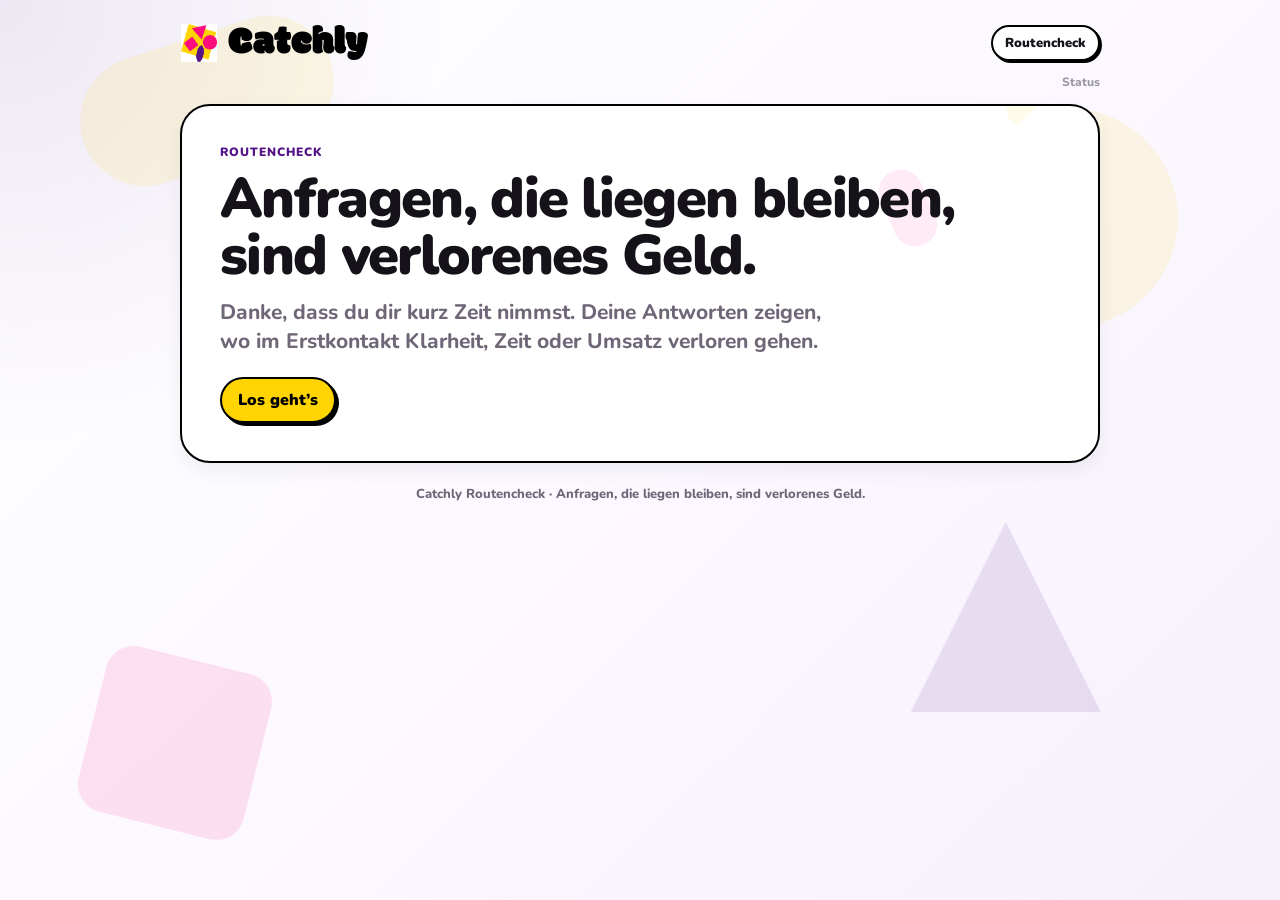
<file: assessment.html>
<!doctype html>
<html lang="de-CH">
<head>
  <meta charset="utf-8">
  <meta name="viewport" content="width=device-width, initial-scale=1">
  <title>Catchly Routencheck</title>
  <link rel="icon" href="assets/favicon.svg" type="image/svg+xml">
  <link rel="stylesheet" href="assets/catchly.css?v=19">
</head>
<body>
  <div class="ambient-shapes" aria-hidden="true">
    <span class="ambient-shape shape-circle"></span>
    <span class="ambient-shape shape-square"></span>
    <span class="ambient-shape shape-triangle"></span>
    <span class="ambient-shape shape-ellipse"></span>
  </div>
  <main class="assessment-shell">
    <header class="brand-bar">
      <a class="logo-lockup" href="#" aria-label="Catchly">
        <img class="logo-mark" src="assets/logo-mark.png" alt="">
        <span class="logo-word">Catchly</span>
      </a>
      <span class="pill">Routencheck</span>
    </header>

    <details class="debug-status" id="debugStatus">
      <summary>Status</summary>
      <span id="debugStatusText">Testmodus: Keine Lead-ID oder Assessment-ID übergeben</span>
    </details>

    <section id="welcomeView" class="hero sprinkles">
      <div class="hero-content">
        <div class="kicker">Routencheck</div>
        <h1 class="display-title">Anfragen, die liegen bleiben, sind verlorenes Geld.</h1>
        <p class="subtitle">Danke, dass du dir kurz Zeit nimmst. Deine Antworten zeigen, wo im Erstkontakt Klarheit, Zeit oder Umsatz verloren gehen.</p>
        <div class="btn-row">
          <button class="btn primary" id="startIntroBtn">Los geht’s</button>
        </div>
      </div>
    </section>

    <section id="identityView" class="wizard-card section hidden">
      <div class="wizard-inner">
        <div class="kicker">Kurz einchecken</div>
        <h2 class="clean-title">Wer füllt den Routencheck aus?</h2>
        <p class="copy">Kurze Angaben, damit die passenden Fragen angezeigt werden.</p>
        <form id="identityForm">
          <div id="identityError" class="notice error hidden"></div>
          <div class="form-row">
            <div class="field">
              <label for="firstName">Vorname</label>
              <input id="firstName" name="firstName" required autocomplete="given-name">
            </div>
            <div class="field">
              <label for="lastName">Name</label>
              <input id="lastName" name="lastName" required autocomplete="family-name">
            </div>
          </div>
          <div class="form-row">
            <div class="field">
              <label for="email">E-Mail</label>
              <input id="email" name="email" type="email" required autocomplete="email">
            </div>
            <div class="field">
              <label for="mobile">Handy optional</label>
              <input id="mobile" name="mobile" type="tel" autocomplete="tel" placeholder="Für Rückfragen, falls gewünscht">
            </div>
          </div>
          <div class="field">
            <label for="company">Firma</label>
            <input id="company" name="company" required autocomplete="organization">
          </div>
          <div class="field">
            <label for="role">Rolle im Unternehmen</label>
            <select id="role" name="role" required>
              <option value="">Bitte wählen</option>
              <option value="geschaeftsfuehrung">Geschäftsführung / Inhaber:in</option>
              <option value="verkauf">Verkauf / Beratung</option>
              <option value="administration">Administration / Admin</option>
              <option value="disposition">Disposition / Terminplanung</option>
              <option value="technik">Projektleitung / Technik</option>
              <option value="sonstiges">Sonstiges / mehrere Bereiche</option>
            </select>
          </div>
          <input id="department" name="department" type="hidden" value="">
          <input id="source" name="source" type="hidden" value="">
          <div class="btn-row split-actions">
            <button class="btn ghost" id="testCustomerBtn" type="button">Testkunde generieren</button>
            <button class="btn pink" type="submit">Fragen starten</button>
          </div>
        </form>
      </div>
    </section>

    <section id="questionView" class="assessment-flow section hidden">
      <div class="question-layout premium-question-layout">
        <div class="question-top">
          <span id="roleChip" class="role-chip">Rolle</span>
          <div class="progress-wrap">
            <div class="progress-meta">
              <span id="progressLabel">Frage 1 von 10</span>
              <span id="areaLabel">Start</span>
            </div>
            <div class="progress-track"><div class="progress-bar" id="progressBar"></div></div>
          </div>
        </div>

        <div id="questionScrollArea" class="question-scroll-area">
          <h2 id="questionText" class="question-text"></h2>
          <p id="questionHelper" class="question-helper"></p>
          <div id="questionStory" class="story-note"></div>
          <div id="answerOptions" class="choice-grid"></div>
          <div id="answerInsight" class="answer-insight hidden"></div>
        </div>

        <div class="btn-row question-actions">
          <button class="btn ghost" id="backBtn" type="button">Zurück</button>
          <button class="btn primary" id="nextBtn" type="button" disabled>Weiter</button>
        </div>
      </div>
    </section>

    <section id="finalView" class="wizard-card section hidden">
      <div class="wizard-inner">
        <span class="final-badge">Geschafft</span>
        <h2 class="clean-title">Danke. Das hilft richtig weiter.</h2>
        <p class="subtitle">Aus deinen Antworten entsteht ein klareres Bild, wo der Erstkontakt einfacher, schneller oder verbindlicher werden kann.</p>
        <div id="backendNotice" class="notice section hidden" aria-live="polite"></div>
        <div class="btn-row section" id="submitActions">
          <button class="btn primary" id="submitWebhookBtn" type="button">Routencheck abschicken</button>
        </div>
        <details class="backup-export section" id="backupExportDetails">
          <summary>Technischer Export / Backup</summary>
          <p class="test-export-note">Nur verwenden, wenn die Übermittlung nicht klappt oder für interne Tests.</p>
          <div class="btn-row" id="downloadActions">
            <button class="btn ghost" id="downloadJsonBtn" type="button">Antworten als JSON</button>
            <button class="btn ghost" id="downloadCsvBtn" type="button">Antworten als CSV</button>
            <button class="btn indigo" id="restartBtn" type="button">Nochmals testen</button>
          </div>
        </details>
      </div>
    </section>

    <p class="footer-note">Catchly Routencheck · Anfragen, die liegen bleiben, sind verlorenes Geld.</p>
  </main>
  <script src="assets/assessment.js?v=19"></script>
</body>
</html>
</file>
<file: assets/catchly.css>
@import url('https://fonts.googleapis.com/css2?family=Modak&family=Nunito:wght@400;600;700;800;900&display=swap');

:root {
  --indigo: #541388;
  --gold: #FFD400;
  --pink: #FE007D;
  --white: #FFFFFF;
  --black: #000000;
  --ink: #161219;
  --muted: #6f6678;
  --line: rgba(22,18,25,.12);
  --soft: #faf7ff;
  --gold-soft: #fff6b7;
  --pink-soft: #ffe2f0;
  --shadow: 0 24px 60px rgba(17, 7, 31, .16);
  --shadow-soft: 0 12px 30px rgba(17, 7, 31, .10);
  --radius-xl: 30px;
  --radius-lg: 22px;
  --radius-md: 16px;
  --font-logo: 'Modak', 'Arial Black', system-ui, sans-serif;
  --font-ui: 'Nunito', Candara, system-ui, -apple-system, BlinkMacSystemFont, 'Segoe UI', sans-serif;
}

* { box-sizing: border-box; }

html { min-height: 100%; }

body {
  margin: 0;
  font-family: var(--font-ui);
  color: var(--ink);
  background:
    radial-gradient(circle at top left, rgba(255,212,0,.25), transparent 28rem),
    radial-gradient(circle at bottom right, rgba(254,0,125,.16), transparent 32rem),
    linear-gradient(135deg, #ffffff 0%, #fffafd 45%, #f7efff 100%);
  min-height: 100vh;
}

button, input, textarea, select { font: inherit; }

button { cursor: pointer; }

a { color: inherit; }

.app-shell {
  width: min(1180px, calc(100% - 32px));
  margin: 0 auto;
  padding: 28px 0 56px;
}

.assessment-shell {
  width: min(820px, calc(100% - 28px));
  margin: 0 auto;
  padding: 24px 0 48px;
}

.brand-bar {
  display: flex;
  align-items: center;
  justify-content: space-between;
  gap: 18px;
  margin-bottom: 22px;
}

.logo-lockup {
  display: inline-flex;
  align-items: center;
  gap: 10px;
  text-decoration: none;
  min-width: max-content;
}

.logo-mark {
  width: 44px;
  height: 44px;
  object-fit: contain;
}

.logo-word {
  font-family: var(--font-logo);
  font-size: clamp(32px, 4vw, 46px);
  letter-spacing: .2px;
  line-height: .8;
  color: var(--black);
}

.logo-word.light { color: var(--white); }

.pill {
  display: inline-flex;
  align-items: center;
  gap: 8px;
  border: 2px solid var(--black);
  border-radius: 999px;
  padding: 8px 14px;
  background: var(--white);
  box-shadow: 4px 4px 0 var(--black);
  font-weight: 900;
  font-size: 14px;
}

.hero {
  position: relative;
  overflow: hidden;
  border-radius: var(--radius-xl);
  background: var(--indigo);
  color: var(--white);
  padding: clamp(28px, 5vw, 48px);
  box-shadow: var(--shadow);
  border: 3px solid var(--black);
}

.hero::before,
.hero::after,
.sprinkles::before,
.sprinkles::after {
  content: '';
  position: absolute;
  pointer-events: none;
}

.hero::before {
  width: 180px;
  height: 180px;
  right: -46px;
  top: -52px;
  background: var(--gold);
  transform: rotate(17deg);
  border-radius: 18px;
}

.hero::after {
  width: 94px;
  height: 94px;
  right: 68px;
  bottom: 46px;
  background: var(--pink);
  border-radius: 50%;
}

.sprinkles::before {
  width: 68px;
  height: 68px;
  right: 30px;
  bottom: 28px;
  background: var(--gold);
  clip-path: polygon(0 0, 100% 50%, 0 100%);
  transform: rotate(-18deg);
}

.sprinkles::after {
  width: 44px;
  height: 80px;
  right: 168px;
  top: 62px;
  background: var(--pink);
  border-radius: 999px;
  transform: rotate(-24deg);
}

.hero-content {
  position: relative;
  z-index: 1;
  max-width: 760px;
}

.kicker {
  text-transform: uppercase;
  letter-spacing: .08em;
  font-weight: 1000;
  font-size: 13px;
  color: var(--gold);
  margin-bottom: 10px;
}

h1, h2, h3, p { margin-top: 0; }

.display-title {
  font-family: var(--font-ui);
  font-size: clamp(40px, 6.5vw, 72px);
  line-height: .95;
  letter-spacing: -.04em;
  font-weight: 1000;
  margin: 0 0 14px;
  text-wrap: balance;
}

.clean-title {
  font-size: clamp(28px, 5vw, 48px);
  line-height: 1.02;
  font-weight: 1000;
  margin: 0 0 12px;
  text-wrap: balance;
}

.subtitle {
  font-size: clamp(18px, 2.4vw, 24px);
  line-height: 1.35;
  font-weight: 800;
  max-width: 620px;
  margin: 0 0 22px;
}

.copy {
  color: var(--muted);
  font-size: 16px;
  line-height: 1.55;
}

.hero .copy { color: rgba(255,255,255,.88); }

.grid {
  display: grid;
  gap: 18px;
}

.grid.two { grid-template-columns: repeat(2, minmax(0, 1fr)); }
.grid.three { grid-template-columns: repeat(3, minmax(0, 1fr)); }

.card {
  background: rgba(255,255,255,.92);
  border: 2px solid var(--black);
  border-radius: var(--radius-lg);
  box-shadow: var(--shadow-soft);
  padding: 22px;
}

.card.tight { padding: 16px; }

.card.gold {
  background: linear-gradient(145deg, var(--gold), #ffe863);
}

.card.pink {
  background: linear-gradient(145deg, var(--pink), #ff59a9);
  color: var(--white);
}

.card.indigo {
  background: linear-gradient(145deg, var(--indigo), #6f20a8);
  color: var(--white);
}

.card h2,
.card h3 {
  font-weight: 1000;
  margin-bottom: 10px;
}

.section {
  margin-top: 24px;
}

.section-head {
  display: flex;
  justify-content: space-between;
  gap: 16px;
  align-items: end;
  margin-bottom: 12px;
}

.section-title {
  font-size: 28px;
  line-height: 1;
  font-weight: 1000;
  margin: 0;
}

.form-row {
  display: grid;
  gap: 12px;
  grid-template-columns: repeat(2, minmax(0, 1fr));
}

.form-row.three { grid-template-columns: repeat(3, minmax(0, 1fr)); }

.field {
  display: grid;
  gap: 7px;
  margin-bottom: 14px;
}

label {
  font-size: 13px;
  font-weight: 1000;
  text-transform: uppercase;
  letter-spacing: .04em;
}

input,
textarea,
select {
  width: 100%;
  border: 2px solid var(--black);
  border-radius: 16px;
  background: var(--white);
  padding: 13px 14px;
  outline: none;
  color: var(--ink);
  box-shadow: 4px 4px 0 rgba(0,0,0,.9);
}

textarea { min-height: 120px; resize: vertical; }

input:focus,
textarea:focus,
select:focus {
  border-color: var(--pink);
  box-shadow: 4px 4px 0 var(--pink);
}

.btn-row {
  display: flex;
  gap: 12px;
  flex-wrap: wrap;
  align-items: center;
}

.btn {
  border: 2px solid var(--black);
  background: var(--white);
  color: var(--black);
  border-radius: 999px;
  padding: 12px 18px;
  font-weight: 1000;
  box-shadow: 5px 5px 0 var(--black);
  transition: transform .14s ease, box-shadow .14s ease, background .14s ease;
  display: inline-flex;
  align-items: center;
  gap: 8px;
  text-decoration: none;
}

.btn:hover {
  transform: translate(-2px, -2px);
  box-shadow: 7px 7px 0 var(--black);
}

.btn:active {
  transform: translate(1px, 1px);
  box-shadow: 3px 3px 0 var(--black);
}

.btn.primary { background: var(--gold); }
.btn.pink { background: var(--pink); color: var(--white); }
.btn.indigo { background: var(--indigo); color: var(--white); }
.btn.black { background: var(--black); color: var(--white); box-shadow: 5px 5px 0 var(--pink); }
.btn.ghost { background: rgba(255,255,255,.7); }
.btn:disabled { opacity: .45; cursor: not-allowed; transform: none; box-shadow: 4px 4px 0 var(--black); }

.choice-grid {
  display: grid;
  gap: 12px;
}

.choice-card {
  border: 2px solid var(--black);
  background: var(--white);
  border-radius: 18px;
  padding: 16px;
  text-align: left;
  box-shadow: 4px 4px 0 var(--black);
  transition: transform .14s ease, box-shadow .14s ease, background .14s ease;
}

.choice-card strong {
  display: block;
  font-size: 17px;
  margin-bottom: 4px;
}

.choice-card small {
  display: block;
  color: var(--muted);
  line-height: 1.4;
}

.choice-card:hover,
.choice-card.selected {
  transform: translate(-2px, -2px);
  box-shadow: 7px 7px 0 var(--black);
  background: var(--gold-soft);
}

.choice-card.selected { border-color: var(--pink); }

.decision-grid {
  display: grid;
  gap: 14px;
  grid-template-columns: repeat(3, minmax(0, 1fr));
}

.decision-card {
  border: 2px solid var(--black);
  border-radius: 18px;
  padding: 18px;
  background: var(--white);
  box-shadow: 4px 4px 0 var(--black);
  min-height: 150px;
}

.decision-card input { width: auto; box-shadow: none; }

.decision-card:has(input:checked) {
  background: var(--gold);
  box-shadow: 7px 7px 0 var(--pink);
}

.meta-list {
  display: grid;
  gap: 8px;
  margin: 0;
}

.meta-item {
  display: flex;
  justify-content: space-between;
  gap: 12px;
  border-bottom: 1px dashed rgba(0,0,0,.18);
  padding: 7px 0;
}

.meta-item span:first-child { color: var(--muted); font-weight: 800; }
.meta-item span:last-child { font-weight: 1000; text-align: right; }

.link-box {
  display: grid;
  gap: 8px;
  border: 2px dashed var(--black);
  border-radius: 16px;
  padding: 14px;
  background: #fff;
  overflow-wrap: anywhere;
}

.notice {
  border: 2px solid var(--black);
  border-radius: 18px;
  padding: 14px 16px;
  background: var(--gold-soft);
  font-weight: 800;
}

.hidden { display: none !important; }

.wizard-card {
  position: relative;
  overflow: hidden;
  background: rgba(255,255,255,.96);
  border: 3px solid var(--black);
  border-radius: 34px;
  box-shadow: var(--shadow);
  padding: clamp(22px, 4vw, 38px);
}

.wizard-card::after {
  content: '';
  position: absolute;
  width: 110px;
  height: 110px;
  right: -28px;
  top: -28px;
  background: var(--gold);
  transform: rotate(18deg);
  z-index: 0;
}

.wizard-inner { position: relative; z-index: 1; }

.progress-wrap {
  display: grid;
  gap: 8px;
  margin: 18px 0 24px;
}

.progress-meta {
  display: flex;
  justify-content: space-between;
  gap: 16px;
  font-weight: 1000;
  font-size: 14px;
}

.progress-track {
  height: 14px;
  border: 2px solid var(--black);
  border-radius: 999px;
  background: var(--white);
  overflow: hidden;
}

.progress-bar {
  height: 100%;
  width: 0%;
  background: linear-gradient(90deg, var(--pink), var(--gold));
  transition: width .25s ease;
}

.question-text {
  font-size: clamp(28px, 5vw, 48px);
  line-height: 1.04;
  font-weight: 1000;
  margin-bottom: 12px;
  max-width: 720px;
  text-wrap: balance;
}

.question-helper {
  font-size: 18px;
  color: var(--muted);
  font-weight: 800;
  margin-bottom: 20px;
}

.role-chip {
  display: inline-flex;
  align-items: center;
  gap: 8px;
  padding: 8px 12px;
  border: 2px solid var(--black);
  border-radius: 999px;
  background: var(--pink);
  color: var(--white);
  font-weight: 1000;
  box-shadow: 4px 4px 0 var(--black);
}

.final-badge {
  display: inline-flex;
  border: 2px solid var(--black);
  border-radius: 20px;
  padding: 10px 14px;
  background: var(--gold);
  font-weight: 1000;
  box-shadow: 4px 4px 0 var(--black);
  margin-bottom: 14px;
}

.file-input {
  border: 2px dashed var(--black);
  background: var(--gold-soft);
  padding: 16px;
  border-radius: 18px;
}

.footer-note {
  margin-top: 22px;
  color: var(--muted);
  font-size: 13px;
  font-weight: 800;
  text-align: center;
}

@media (max-width: 820px) {
  .grid.two,
  .grid.three,
  .form-row,
  .form-row.three,
  .decision-grid {
    grid-template-columns: 1fr;
  }
  .brand-bar { align-items: flex-start; flex-direction: column; }
  .hero::before { right: -92px; }
  .hero::after { right: -18px; bottom: 18px; }
}


/* V4: Story direkt im Fragenfluss, kein Popup */
.story-note {
  border: 2px solid var(--black);
  border-radius: 20px;
  padding: 14px 16px;
  background: linear-gradient(135deg, var(--gold-soft), #fffdf1);
  box-shadow: 4px 4px 0 var(--black);
  margin: 0 0 18px;
  font-weight: 850;
  line-height: 1.45;
}

.story-note strong,
.answer-insight strong {
  display: block;
  font-weight: 1000;
  margin-bottom: 4px;
}

.answer-insight {
  border: 2px solid var(--black);
  border-radius: 20px;
  padding: 14px 16px;
  background: linear-gradient(135deg, #fff, var(--pink-soft));
  box-shadow: 4px 4px 0 var(--pink);
  margin-top: 16px;
  font-weight: 850;
  line-height: 1.45;
}

.answer-insight .mini-kicker {
  color: var(--pink);
  text-transform: uppercase;
  letter-spacing: .06em;
  font-size: 12px;
  font-weight: 1000;
  margin-bottom: 5px;
}

.test-export-note {
  color: var(--muted);
  font-size: 14px;
  font-weight: 800;
  margin-top: 12px;
}

.question-helper {
  margin-bottom: 14px;
}

.logo-mark {
  border-radius: 0;
}

/* Nur der Logo-Schriftzug nutzt Modak. Alle UI-Texte bleiben Nunito/Candara-Fallback. */
h1, h2, h3, h4, p, label, button, input, select, textarea, .pill, .kicker, .copy, .subtitle, .question-text, .clean-title, .section-title {
  font-family: var(--font-ui);
}
.logo-word { font-family: var(--font-logo); }

@media (max-width: 620px) {
  .question-text { font-size: clamp(26px, 9vw, 40px); }
  .wizard-card { border-radius: 26px; }
}

/* V5: Setup-Cockpit, Impact-Rechner und Terminlogik */
.top-actions {
  display: flex;
  align-items: center;
  gap: 12px;
  flex-wrap: wrap;
  justify-content: flex-end;
}

.btn.small {
  padding: 9px 14px;
  font-size: 14px;
  box-shadow: 4px 4px 0 var(--black);
}

.help-text {
  color: var(--muted);
  font-size: 13px;
  font-weight: 800;
  margin: -6px 0 6px;
  line-height: 1.35;
}

.impact-grid {
  display: grid;
  grid-template-columns: repeat(3, minmax(0, 1fr));
  gap: 14px;
}

.impact-card {
  border: 2px solid var(--black);
  border-radius: 22px;
  padding: 18px;
  box-shadow: 5px 5px 0 var(--black);
  min-height: 150px;
  display: grid;
  gap: 6px;
  align-content: start;
}

.impact-card small {
  text-transform: uppercase;
  letter-spacing: .06em;
  font-weight: 1000;
  opacity: .78;
}

.impact-card strong {
  font-size: clamp(24px, 3vw, 34px);
  line-height: 1;
  font-weight: 1000;
}

.impact-card span {
  font-weight: 850;
  line-height: 1.35;
}

.impact-card.gold {
  background: linear-gradient(145deg, var(--gold), #ffec74);
  color: var(--black);
}

.impact-card.pink {
  background: linear-gradient(145deg, var(--pink), #ff4da4);
  color: var(--white);
}

.impact-card.indigo {
  background: linear-gradient(145deg, var(--indigo), #7a25b7);
  color: var(--white);
}

#appointmentText,
#mailText {
  min-height: 190px;
}

.footer-note strong {
  color: var(--pink);
}

@media (max-width: 820px) {
  .top-actions { justify-content: flex-start; }
  .impact-grid { grid-template-columns: 1fr; }
}


/* V6: offene Antworten aus Excel-Fragenkatalog */
.text-answer-card {
  border: 2px solid var(--black);
  border-radius: 20px;
  padding: 16px;
  background: var(--white);
  box-shadow: 4px 4px 0 var(--black);
}
.text-answer-card textarea {
  min-height: 150px;
}

/* V9: schlankerer Workflow und sauberere Feld-Ausrichtung */
.section-head { align-items: center; }
.form-row { align-items: start; }
.equal-fields .field > label,
.form-row.three .field > label,
.form-row .field > label {
  min-height: 34px;
  display: flex;
  align-items: flex-end;
}
input,
select { min-height: 56px; }
textarea { line-height: 1.45; }
.btn-row.single-action { margin-top: 16px; }
.btn-row.single-action .btn { min-height: 54px; }
.advanced-settings {
  margin-top: 10px;
  border: 2px dashed var(--black);
  border-radius: 18px;
  padding: 12px 14px;
  background: rgba(255,255,255,.72);
}
.advanced-settings summary {
  cursor: pointer;
  font-weight: 1000;
  color: var(--indigo);
}
.advanced-settings .field { margin-top: 12px; margin-bottom: 0; }
.compact-field label { min-height: auto !important; }
#assessmentSetup .hidden,
#appointmentSetup .hidden { display: none !important; }
#participantEmails { min-height: 132px; }
@media (max-width: 820px) {
  .equal-fields .field > label,
  .form-row.three .field > label,
  .form-row .field > label { min-height: auto; }
}


/* V10: seriöser, ruhiger und besser ausgerichtet */
:root {
  --shadow: 0 18px 42px rgba(17, 7, 31, .10);
  --shadow-soft: 0 10px 24px rgba(17, 7, 31, .08);
  --line: rgba(22,18,25,.18);
}
body {
  background:
    radial-gradient(circle at 100% 0%, rgba(254,0,125,.07), transparent 34rem),
    radial-gradient(circle at 0% 0%, rgba(255,212,0,.10), transparent 30rem),
    #fffdfd;
}
.app-shell { width: min(1120px, calc(100% - 40px)); }
.assessment-shell { width: min(760px, calc(100% - 32px)); }
.brand-bar { margin-bottom: 18px; }
.logo-mark { width: 38px; height: 38px; }
.logo-word { font-size: clamp(30px, 3.2vw, 40px); }
.pill {
  padding: 7px 12px;
  font-size: 13px;
  box-shadow: 2px 2px 0 var(--black);
  border-width: 2px;
}
.hero {
  background: #ffffff;
  color: var(--ink);
  border: 2px solid var(--black);
  box-shadow: var(--shadow-soft);
  padding: clamp(24px, 4vw, 38px);
}
.hero::before,
.hero::after,
.sprinkles::before,
.sprinkles::after { opacity: .18; }
.kicker { color: var(--indigo); font-size: 12px; }
.display-title {
  font-size: clamp(34px, 4.8vw, 56px);
  line-height: 1.02;
  letter-spacing: -.03em;
}
.subtitle {
  font-size: clamp(17px, 2vw, 21px);
  font-weight: 750;
  color: var(--muted);
}
.card,
.wizard-card {
  border: 2px solid var(--black);
  box-shadow: var(--shadow-soft);
  border-radius: 24px;
}
.card { padding: clamp(20px, 3vw, 28px); }
.card.indigo {
  background: #fff;
  color: var(--ink);
}
.section { margin-top: 20px; }
.section-title { font-size: 24px; line-height: 1.12; }
.copy { font-size: 15px; line-height: 1.5; }
.form-row { gap: 14px; align-items: start; }
.field { gap: 6px; margin-bottom: 12px; }
label { font-size: 12px; letter-spacing: .045em; }
.form-row.three .field > label { min-height: 46px; align-items: flex-end; }
.form-row .field > label { min-height: 28px; align-items: flex-end; }
.equal-fields .field > label { min-height: 22px; }
input,
textarea,
select {
  border-width: 2px;
  border-radius: 14px;
  box-shadow: 2px 2px 0 rgba(0,0,0,.85);
  padding: 12px 13px;
}
input,
select { min-height: 50px; }
textarea { min-height: 110px; }
input:focus,
textarea:focus,
select:focus {
  border-color: var(--indigo);
  box-shadow: 2px 2px 0 var(--indigo);
}
.btn {
  min-height: 46px;
  border-radius: 999px;
  padding: 10px 16px;
  font-weight: 900;
  box-shadow: 3px 3px 0 var(--black);
}
.btn:hover { transform: translate(-1px, -1px); box-shadow: 4px 4px 0 var(--black); }
.btn:active { transform: translate(0, 0); box-shadow: 2px 2px 0 var(--black); }
.btn.pink { background: var(--indigo); color: var(--white); }
.btn.primary { background: var(--gold); }
.btn.indigo { background: var(--indigo); color: var(--white); }
.btn.ghost { background: var(--white); }
.btn-row { gap: 10px; }
.btn-row.single-action .btn { min-height: 48px; }
.notice {
  background: #fff8c9;
  border-width: 2px;
  border-radius: 16px;
  font-size: 14px;
}
.notice.error {
  background: #ffe7f2;
  border-color: var(--pink);
}
.impact-card,
.decision-card,
.choice-card,
.text-answer-card {
  box-shadow: 2px 2px 0 var(--black);
  border-width: 2px;
}
.choice-card {
  border-radius: 16px;
  padding: 14px 15px;
}
.choice-card strong { font-size: 16px; }
.choice-card:hover,
.choice-card.selected {
  transform: translate(-1px, -1px);
  box-shadow: 4px 4px 0 var(--black);
  background: #fff9d6;
}
.choice-card.selected { border-color: var(--indigo); }
.wizard-card {
  padding: clamp(22px, 4vw, 34px);
}
.wizard-card::after { opacity: .16; }
.question-text {
  font-size: clamp(27px, 4vw, 38px);
  line-height: 1.08;
  max-width: 690px;
  letter-spacing: -.02em;
}
.question-helper {
  font-size: 16px;
  font-weight: 750;
  margin-bottom: 16px;
}
.story-note,
.answer-insight {
  border-width: 2px;
  box-shadow: 2px 2px 0 var(--black);
  font-size: 15px;
}
.role-chip {
  background: #fff;
  color: var(--indigo);
  box-shadow: 2px 2px 0 var(--black);
}
.progress-track { height: 10px; }
.progress-bar { background: linear-gradient(90deg, var(--indigo), var(--pink), var(--gold)); }
.final-badge {
  box-shadow: 2px 2px 0 var(--black);
}
.advanced-settings {
  border-color: rgba(0,0,0,.22);
  box-shadow: none;
  background: rgba(255,255,255,.64);
}
.footer-note { color: var(--muted); }
@media (max-width: 820px) {
  .app-shell, .assessment-shell { width: min(100% - 24px, 760px); }
  .form-row.three .field > label,
  .form-row .field > label,
  .equal-fields .field > label { min-height: auto; }
}

/* V11: ruhiger Look, fixe Fragekarte und saubere KPI-Kacheln */
body {
  background:
    radial-gradient(circle at top left, rgba(84,19,136,.10), transparent 28rem),
    linear-gradient(135deg, #ffffff 0%, #fbf8ff 55%, #f6f0fb 100%);
}

.hero::before,
.hero::after,
.sprinkles::before,
.sprinkles::after {
  opacity: .08;
}

.impact-grid {
  align-items: stretch;
}

.impact-card {
  min-height: 168px;
}

.impact-card strong {
  min-height: 42px;
  display: flex;
  align-items: center;
}

.notice.quiet {
  background: #fff;
  box-shadow: none;
}

.question-card-fixed {
  min-height: min(720px, calc(100vh - 132px));
  max-height: calc(100vh - 104px);
  display: flex;
  padding: clamp(18px, 3vw, 28px);
}

.question-layout {
  width: 100%;
  min-height: 0;
  display: flex;
  flex-direction: column;
}

.question-top {
  flex: 0 0 auto;
}

.question-top .progress-wrap {
  margin: 14px 0 16px;
}

.question-scroll-area {
  flex: 1 1 auto;
  min-height: 0;
  overflow-y: auto;
  padding: 2px 6px 4px 0;
  scrollbar-width: thin;
}

.question-actions {
  flex: 0 0 auto;
  margin-top: 14px;
  padding-top: 14px;
  border-top: 1px solid rgba(22,18,25,.12);
  background: rgba(255,255,255,.97);
  justify-content: space-between;
}

.question-actions .btn {
  min-width: 132px;
}

.question-text {
  font-size: clamp(24px, 3.2vw, 34px);
  max-width: 720px;
}

.choice-grid {
  grid-template-columns: 1fr;
  gap: 10px;
}

.choice-card,
.text-answer-card,
.story-note,
.answer-insight {
  box-shadow: 1px 1px 0 rgba(0,0,0,.88);
}

.choice-card:hover,
.choice-card.selected {
  transform: none;
  box-shadow: 2px 2px 0 rgba(0,0,0,.9);
}

@media (min-width: 760px) {
  .choice-grid.compact-options,
  .choice-grid {
    grid-template-columns: repeat(2, minmax(0, 1fr));
  }
}

@media (max-height: 720px) {
  .assessment-shell { padding-top: 12px; }
  .brand-bar { margin-bottom: 12px; }
  .question-card-fixed {
    min-height: calc(100vh - 92px);
    max-height: calc(100vh - 76px);
  }
  .question-text { font-size: clamp(22px, 3vw, 30px); }
  .question-helper { margin-bottom: 10px; }
  .story-note { margin-bottom: 10px; }
}

@media (max-width: 640px) {
  .question-card-fixed {
    min-height: calc(100vh - 112px);
    max-height: none;
  }
  .question-actions {
    position: sticky;
    bottom: 0;
  }
  .question-actions .btn {
    min-width: 0;
    flex: 1;
  }
}

/* V12: ID-ready, ruhiger Premium-Check, weniger Container-Optik */
:root {
  --shadow: 0 16px 36px rgba(17, 7, 31, .08);
  --shadow-soft: 0 8px 20px rgba(17, 7, 31, .06);
}

.assessment-shell {
  width: min(920px, calc(100% - 32px));
  padding-bottom: 40px;
}

.debug-status {
  width: fit-content;
  margin: -6px 0 14px auto;
  color: rgba(22,18,25,.58);
  font-size: 12px;
  font-weight: 800;
}
.debug-status summary {
  list-style: none;
  cursor: pointer;
  opacity: .72;
}
.debug-status summary::-webkit-details-marker { display: none; }
.debug-status[open] {
  background: rgba(255,255,255,.74);
  border: 1px solid rgba(22,18,25,.12);
  border-radius: 999px;
  padding: 5px 10px;
}
.debug-status span { margin-left: 6px; }

.assessment-flow {
  margin-top: clamp(18px, 4vh, 36px);
}

.premium-question-layout {
  display: grid;
  gap: clamp(18px, 3vh, 28px);
}

.assessment-flow .question-top {
  display: grid;
  gap: 12px;
  padding: 0;
}

.assessment-flow .progress-wrap {
  margin: 0;
}

.assessment-flow .progress-track {
  height: 8px;
  border: 0;
  background: rgba(84,19,136,.10);
  box-shadow: none;
}

.assessment-flow .progress-bar {
  background: linear-gradient(90deg, var(--indigo), var(--pink));
}

.assessment-flow .role-chip {
  width: fit-content;
  background: rgba(84,19,136,.08);
  color: var(--indigo);
  border: 1px solid rgba(84,19,136,.18);
  box-shadow: none;
  padding: 7px 11px;
}

.question-scroll-area {
  overflow: visible;
  padding: 0;
}

.assessment-flow .question-text {
  font-size: clamp(30px, 5vw, 54px);
  line-height: 1.02;
  max-width: 850px;
  margin-bottom: 12px;
}

.assessment-flow .question-helper {
  max-width: 720px;
  font-size: clamp(16px, 2vw, 19px);
  font-weight: 750;
  color: rgba(22,18,25,.70);
  margin-bottom: 16px;
}

.assessment-flow .story-note {
  max-width: 820px;
  background: rgba(255,255,255,.72);
  border: 1px solid rgba(22,18,25,.12);
  box-shadow: none;
  border-radius: 18px;
  padding: 14px 16px;
  margin-bottom: 22px;
  color: rgba(22,18,25,.76);
  font-size: 15px;
  font-weight: 760;
}

.assessment-flow .story-note strong {
  color: var(--indigo);
  margin-bottom: 3px;
}

.assessment-flow .choice-grid {
  gap: 11px;
}

.assessment-flow .choice-card,
.assessment-flow .text-answer-card {
  border: 1.5px solid rgba(22,18,25,.16);
  border-radius: 18px;
  box-shadow: none;
  background: rgba(255,255,255,.84);
  padding: 16px 17px;
}

.assessment-flow .choice-card:hover,
.assessment-flow .choice-card.selected {
  border-color: var(--indigo);
  background: #fff;
  box-shadow: 0 10px 22px rgba(84,19,136,.10);
}

.assessment-flow .choice-card:focus-visible,
.assessment-flow .btn:focus-visible,
.assessment-flow input:focus-visible,
.assessment-flow textarea:focus-visible {
  outline: 3px solid rgba(254,0,125,.28);
  outline-offset: 3px;
}

.assessment-flow .answer-insight {
  max-width: 820px;
  border: 1px solid rgba(84,19,136,.16);
  background: rgba(84,19,136,.06);
  box-shadow: none;
  border-radius: 18px;
  font-weight: 760;
}

.assessment-flow .question-actions {
  border: 0;
  padding: 0;
  margin-top: 2px;
  background: transparent;
  justify-content: space-between;
  align-items: center;
}

.assessment-flow .question-actions .btn {
  min-width: 144px;
}

.split-actions {
  justify-content: space-between;
  align-items: center;
}

.split-actions .btn.pink {
  margin-left: auto;
}

.impact-card small {
  min-height: 36px;
}

@media (max-width: 760px) {
  .assessment-shell {
    width: min(100% - 24px, 920px);
  }
  .assessment-flow .question-text {
    font-size: clamp(28px, 9vw, 42px);
  }
  .assessment-flow .choice-grid,
  .choice-grid.compact-options,
  .choice-grid {
    grid-template-columns: 1fr !important;
  }
  .assessment-flow .question-actions {
    gap: 10px;
  }
  .assessment-flow .question-actions .btn {
    min-width: 0;
    flex: 1;
  }
  .split-actions {
    align-items: stretch;
  }
  .split-actions .btn.pink {
    margin-left: 0;
  }
}
.assessment-flow .question-actions { position: static; }
@media (max-width: 640px) { .assessment-flow .question-actions { position: static; bottom: auto; } }

/* V14: ruhigere aufklappbare Setup-Kacheln nach der Routencheck-Einladung */
.collapsible-card {
  overflow: hidden;
}

.collapsible-summary {
  list-style: none;
  display: flex;
  align-items: center;
  justify-content: space-between;
  gap: 18px;
  cursor: pointer;
  padding: 0;
}

.collapsible-summary::-webkit-details-marker {
  display: none;
}

.collapsible-summary .section-title {
  margin-bottom: 0;
}

.collapsible-summary::before {
  content: '▸';
  display: inline-flex;
  align-items: center;
  justify-content: center;
  width: 24px;
  height: 24px;
  color: var(--indigo);
  font-weight: 1000;
  margin-right: 2px;
}

details[open] > .collapsible-summary::before {
  content: '▾';
}

.collapsible-summary > div {
  flex: 1;
}

.collapsible-body {
  padding-top: 20px;
}


/* V16: Mehrfachauswahl und Zusatzfrage */
.multi-hint {
  display: inline-flex;
  align-items: center;
  width: fit-content;
  border: 1px solid rgba(84,19,136,.18);
  border-radius: 999px;
  padding: 7px 12px;
  font-size: 13px;
  font-weight: 800;
  color: var(--indigo);
  background: rgba(255,255,255,.72);
}
.choice-card.multi-choice {
  display: flex;
  align-items: center;
  justify-content: space-between;
  gap: 14px;
}
.choice-card .choice-main {
  display: block;
}
.choice-card .checkmark {
  flex: 0 0 28px;
  height: 28px;
  border: 1.5px solid rgba(84,19,136,.34);
  border-radius: 999px;
  display: grid;
  place-items: center;
  font-weight: 900;
  color: var(--pink);
  background: rgba(255,255,255,.9);
}
.choice-card.selected .checkmark {
  border-color: var(--pink);
  background: rgba(254,0,125,.08);
}
.follow-up-card {
  margin-top: 4px;
}
.follow-up-card label {
  color: var(--indigo);
}

/* V17: dezente Catchly-Formen im Hintergrund, nicht als UI-Container */
body {
  overflow-x: hidden;
}

.ambient-shapes {
  position: fixed;
  inset: 0;
  pointer-events: none;
  overflow: hidden;
  z-index: -1;
}

.ambient-shape {
  position: absolute;
  display: block;
  opacity: .105;
  filter: blur(.1px);
  animation: catchlyFloat 18s ease-in-out infinite alternate;
}

.shape-circle {
  width: 220px;
  height: 220px;
  border-radius: 999px;
  background: var(--gold);
  top: 12%;
  right: 8%;
}

.shape-square {
  width: 170px;
  height: 170px;
  border-radius: 28px;
  background: var(--pink);
  bottom: 8%;
  left: 7%;
  transform: rotate(14deg);
  animation-delay: -5s;
}

.shape-triangle {
  width: 190px;
  height: 190px;
  background: var(--indigo);
  clip-path: polygon(50% 0%, 0% 100%, 100% 100%);
  top: 58%;
  right: 14%;
  animation-delay: -9s;
}

.shape-ellipse {
  width: 260px;
  height: 130px;
  border-radius: 999px;
  background: var(--gold);
  top: 4%;
  left: 6%;
  transform: rotate(-18deg);
  animation-delay: -2s;
}

@keyframes catchlyFloat {
  from { translate: 0 0; rotate: 0deg; }
  to { translate: 18px -22px; rotate: 7deg; }
}

@media (prefers-reduced-motion: reduce) {
  .ambient-shape { animation: none; }
}

@media (max-width: 760px) {
  .ambient-shape { opacity: .07; }
  .shape-circle { width: 150px; height: 150px; right: -36px; }
  .shape-square { width: 120px; height: 120px; left: -36px; }
  .shape-triangle { width: 130px; height: 130px; right: -22px; }
  .shape-ellipse { width: 180px; height: 90px; left: -48px; }
}

/* V18: konditionale Begründung bei Frage MA15 */
.reason-follow-up-card {
  gap: 12px;
}
.reason-choice-grid {
  gap: 10px;
  margin-top: 8px;
}
.reason-choice-grid .choice-card {
  padding: 13px 15px;
  box-shadow: 3px 3px 0 var(--black);
}
.reason-choice-grid .choice-card strong {
  font-size: 15px;
  margin-bottom: 0;
}
.nested-label {
  display: block;
  margin-top: 14px;
  margin-bottom: 8px;
  color: var(--indigo);
  font-weight: 900;
}

/* V19: produktives Senden + Backup sauber trennen */
.backup-export {
  border: 1.5px solid rgba(0,0,0,.18);
  border-radius: 18px;
  padding: 12px 14px;
  background: rgba(255,255,255,.72);
}
.backup-export summary {
  cursor: pointer;
  font-weight: 950;
  color: var(--muted);
  font-size: 14px;
}
.notice.success {
  background: #eef9ef;
  border-color: #1f7a37;
  color: #123d20;
}
.notice.error {
  background: #ffe7f2;
  border-color: var(--pink);
  color: #3c061d;
}
.notice.info {
  background: var(--gold-soft);
  border-color: var(--black);
}
#submitActions .btn {
  min-height: 52px;
}
</file>
